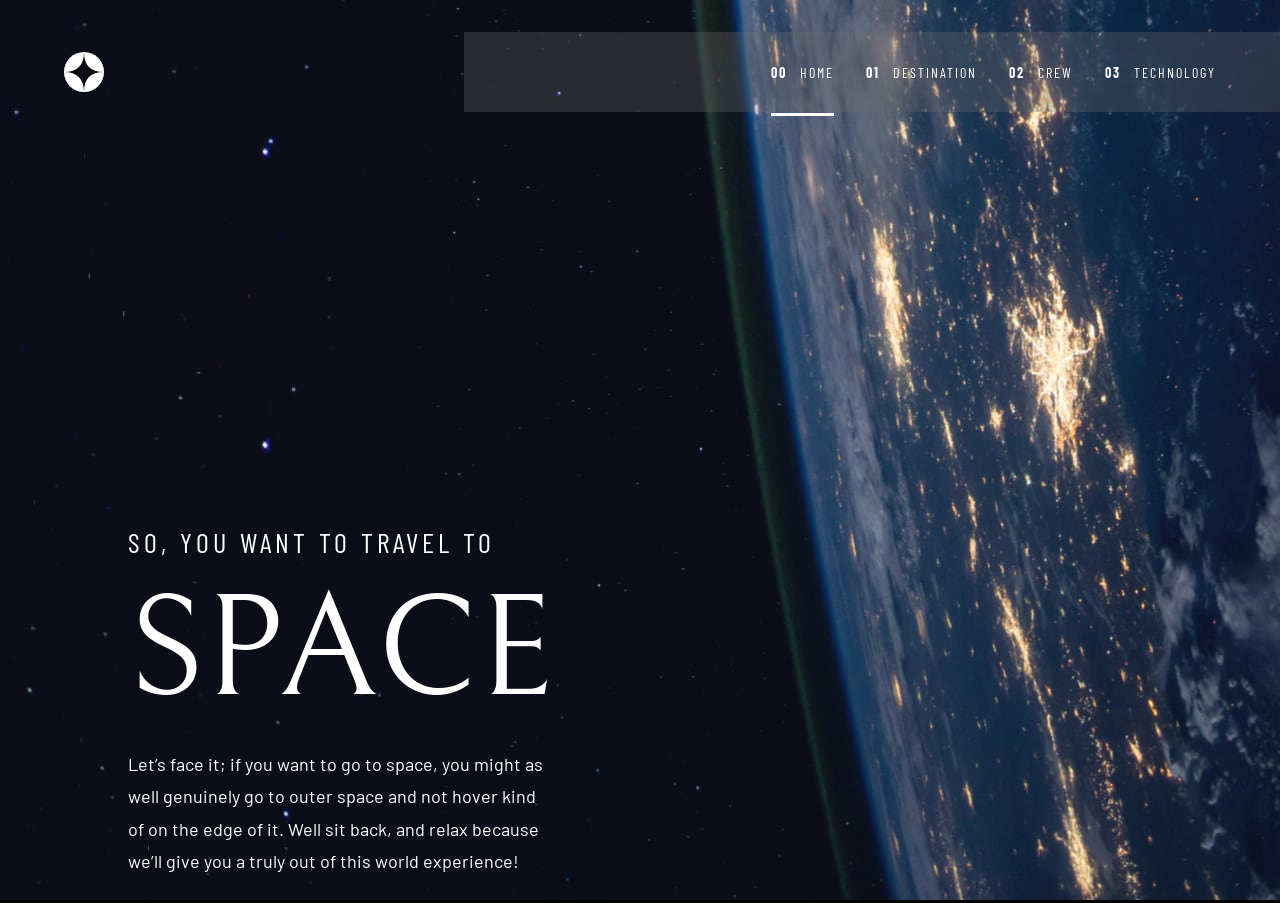
<file: index.html>
<!DOCTYPE html>
<html lang="fr">

<head>
    <meta charset="UTF-8">
    <meta name="viewport" content="width=device-width, initial-scale=1.0">
    <title>Space</title>
    <link rel="stylesheet" href="Assets/css/reset.css">
    <link rel="stylesheet" href="Assets/css/style.css">
    <link rel="preconnect" href="https://fonts.googleapis.com">
    <link rel="preconnect" href="https://fonts.gstatic.com" crossorigin>
    <link
        href="https://fonts.googleapis.com/css2?family=Barlow+Condensed:ital,wght@0,100;0,200;0,300;0,400;0,500;0,600;0,700;0,800;0,900;1,100;1,200;1,300;1,400;1,500;1,600;1,700;1,800;1,900&family=Barlow:ital,wght@0,100;0,200;0,300;0,400;0,500;0,600;0,700;0,800;0,900;1,100;1,200;1,300;1,400;1,500;1,600;1,700;1,800;1,900&family=Bellefair&display=swap"
        rel="stylesheet">
</head>

<body class="home">

    <header>
        <nav class="main-nav">
            <a href="index.html" class="logo">
                <img src="Assets/space-tourism/space-tourism-website-main/starter-code/assets/shared/logo.svg"
                    alt="Logo Space Tourism">
            </a>

            <input type="checkbox" id="menu-toggle" class="menu-toggle">

            <label for="menu-toggle" class="burger-btn">
                <img src="Assets/space-tourism/space-tourism-website-main/starter-code/assets/shared/icon-hamburger.svg"
                    alt="Ouvrir le menu">
            </label>

            <div class="mobile-menu">
                <label for="menu-toggle" class="close-btn">
                    <img src="Assets/space-tourism/space-tourism-website-main/starter-code/assets/shared/icon-close.svg"
                        alt="Fermer le menu">
                </label>

                <ul class="mobile-nav-menu">
                    <li><a href="index.html" class="active"><span>00 </span>Home</a></li>
                    <li><a href="destination-moon.html"><span>01 </span>Destination</a></li>
                    <li><a href="crew-douglas.html"><span>02 </span>Crew</a></li>
                    <li><a href="technology-launch.html"><span>03 </span>Technology</a></li>
                </ul>
            </div>

            <ul class="nav-menu">
                <li><a href="index.html" class="active"><span>00 </span>Home</a></li>
                <li><a href="destination-moon.html"><span>01 </span>Destination</a></li>
                <li><a href="crew-douglas.html"><span>02 </span>Crew</a></li>
                <li><a href="technology-launch.html"><span>03 </span>Technology</a></li>
            </ul>
        </nav>
    </header>

    <main class="home-main">
        <section class="home-intro">
            <div class="home-text">
                <p>So, you want to travel to</p>
                <h1>Space</h1>
                <p>Let’s face it; if you want to go to space, you might as well genuinely go to outer space and not
                    hover kind of on the edge of it. Well sit back, and relax because we’ll give you a truly out of this
                    world experience!
                </p>
            </div>

            <a href="destination-moon.html" class="explore-btn">Explore</a>
        </section>
    </main>


</body>

</html>
</file>
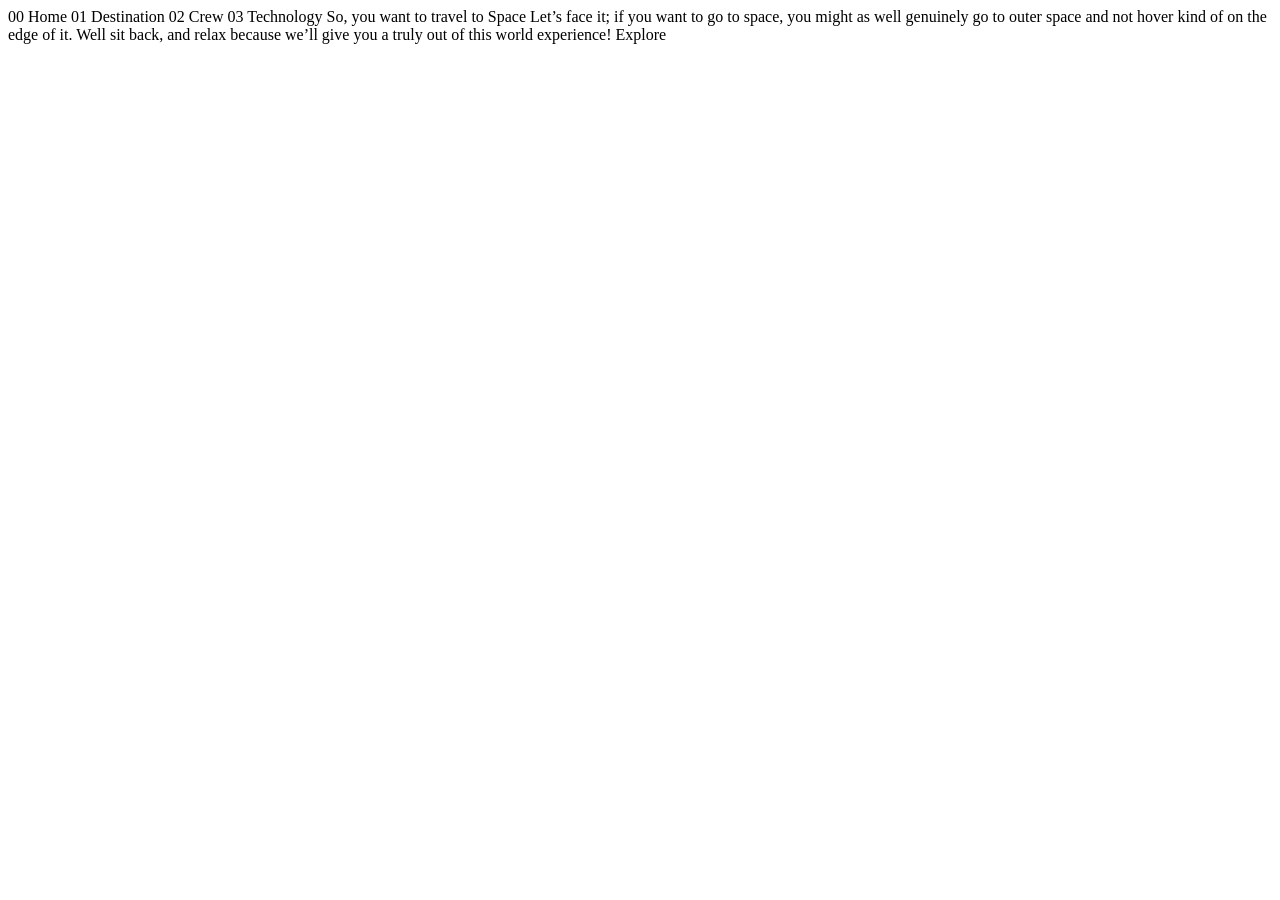
<file: Assets/space-tourism/space-tourism-website-main/starter-code/index.html>
<!DOCTYPE html>
<html lang="en">
<head>
  <meta charset="UTF-8">
  <meta name="viewport" content="width=device-width, initial-scale=1.0">

  <link rel="icon" type="image/png" sizes="32x32" href="./assets/favicon-32x32.png">
  
  <title>Frontend Mentor | Space tourism website</title>
</head>
<body>

  00 Home
  01 Destination
  02 Crew
  03 Technology

  So, you want to travel to
  Space
  Let’s face it; if you want to go to space, you might as well genuinely go to 
  outer space and not hover kind of on the edge of it. Well sit back, and relax 
  because we’ll give you a truly out of this world experience!

  Explore

</body>
</html>
</file>
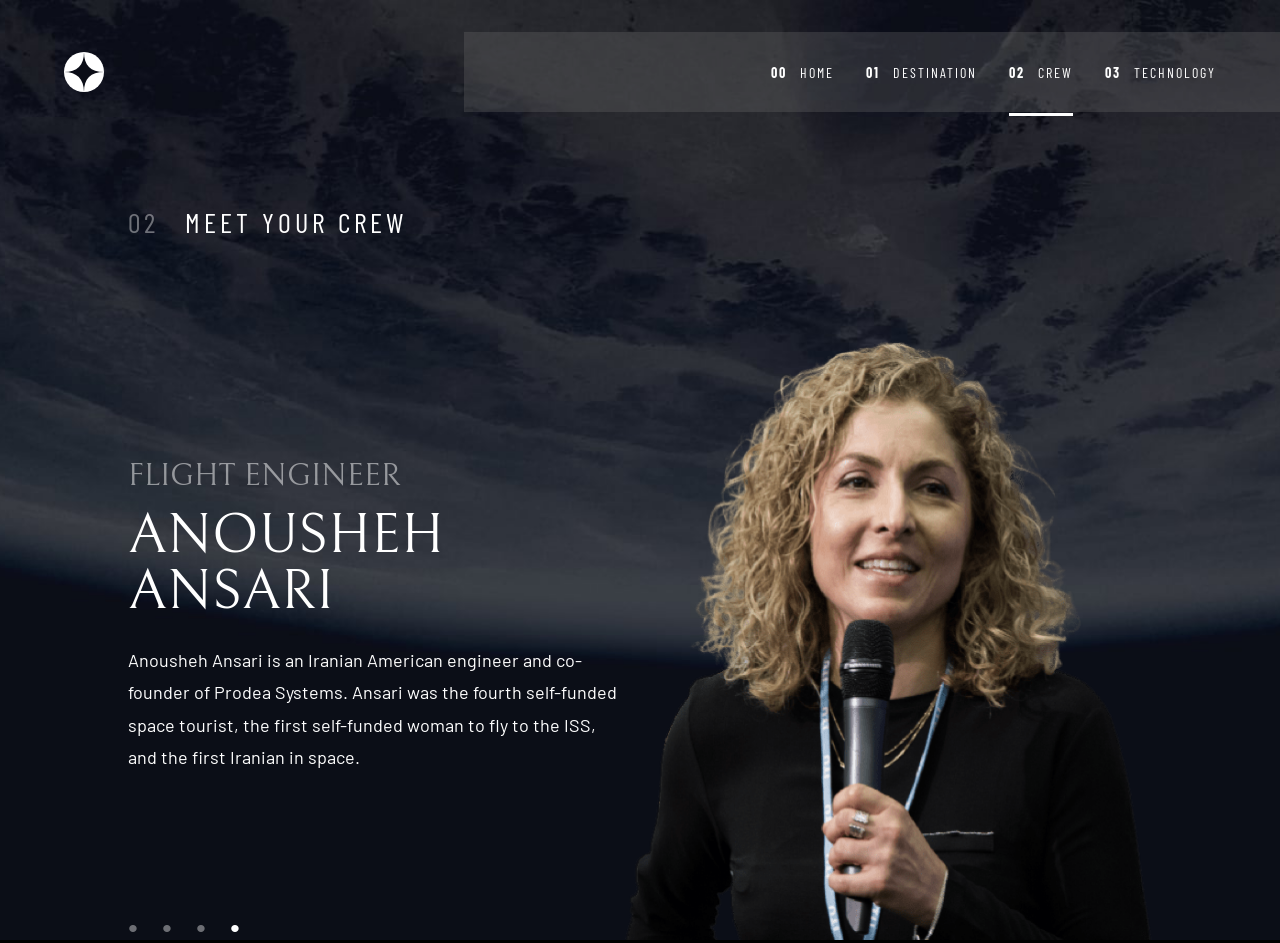
<file: crew-anousheh.html>
<!DOCTYPE html>
<html lang="fr">

<head>
    <meta charset="UTF-8">
    <meta name="viewport" content="width=device-width, initial-scale=1.0">
    <title>Crew Space</title>
    <link rel="stylesheet" href="Assets/css/reset.css">
    <link rel="stylesheet" href="Assets/css/style.css">
    <link rel="preconnect" href="https://fonts.googleapis.com">
    <link rel="preconnect" href="https://fonts.gstatic.com" crossorigin>
    <link
        href="https://fonts.googleapis.com/css2?family=Barlow+Condensed:ital,wght@0,100;0,200;0,300;0,400;0,500;0,600;0,700;0,800;0,900;1,100;1,200;1,300;1,400;1,500;1,600;1,700;1,800;1,900&family=Barlow:ital,wght@0,100;0,200;0,300;0,400;0,500;0,600;0,700;0,800;0,900;1,100;1,200;1,300;1,400;1,500;1,600;1,700;1,800;1,900&family=Bellefair&display=swap"
        rel="stylesheet">
</head>

<body class="crew">

    <header>
        <nav class="main-nav">
            <a href="index.html" class="logo">
                <img src="Assets/space-tourism/space-tourism-website-main/starter-code/assets/shared/logo.svg"
                    alt="Logo Space Tourism">
            </a>

            <input type="checkbox" id="menu-toggle" class="menu-toggle">

            <label for="menu-toggle" class="burger-btn">
                <img src="Assets/space-tourism/space-tourism-website-main/starter-code/assets/shared/icon-hamburger.svg"
                    alt="Ouvrir le menu">
            </label>

            <div class="mobile-menu">
                <label for="menu-toggle" class="close-btn">
                    <img src="Assets/space-tourism/space-tourism-website-main/starter-code/assets/shared/icon-close.svg"
                        alt="Fermer le menu">
                </label>

                <ul class="mobile-nav-menu">
                    <li><a href="index.html" class="active"><span>00 </span>Home</a></li>
                    <li><a href="destination-moon.html"><span>01 </span>Destination</a></li>
                    <li><a href="crew-douglas.html"><span>02 </span>Crew</a></li>
                    <li><a href="technology-launch.html"><span>03 </span>Technology</a></li>
                </ul>
            </div>

            <ul class="nav-menu">
                <li><a href="index.html"><span>00 </span>Home</a></li>
                <li><a href="destination-moon.html"><span>01 </span>Destination</a></li>
                <li><a href="crew-douglas.html" class="active"><span>02 </span>Crew</a></li>
                <li><a href="technology-launch.html"><span>03 </span>Technology</a></li>
            </ul>
        </nav>
    </header>

    <main class="crew-main">
        <section class="crew-section">
            <h1><span>02</span> Meet your crew</h1>

            <div class="crew-content">
                <div class="crew-text">

                    <p class="crew-role">Flight Engineer</p>
                    <h2>Anousheh Ansari</h2>
                    <p class="crew-description">
                        Anousheh Ansari is an Iranian American engineer and co-founder of Prodea Systems.
                        Ansari was the fourth self-funded space tourist, the first self-funded woman to
                        fly to the ISS, and the first Iranian in space.
                    </p>
                    <nav class="crew-nav">
                        <a href="crew-douglas.html">•</a>
                        <a href="crew-mark.html">•</a>
                        <a href="crew-victor.html">•</a>
                        <a href="crew-anousheh.html" class="active-crew">•</a>
                    </nav>
                </div>

                <div class="crew-image">
                    <img src="Assets/space-tourism/space-tourism-website-main/starter-code/assets/crew/image-anousheh-ansari.png"
                        alt="Anousheh Ansari">
                </div>
            </div>
        </section>
    </main>

</body>

</html>
</file>
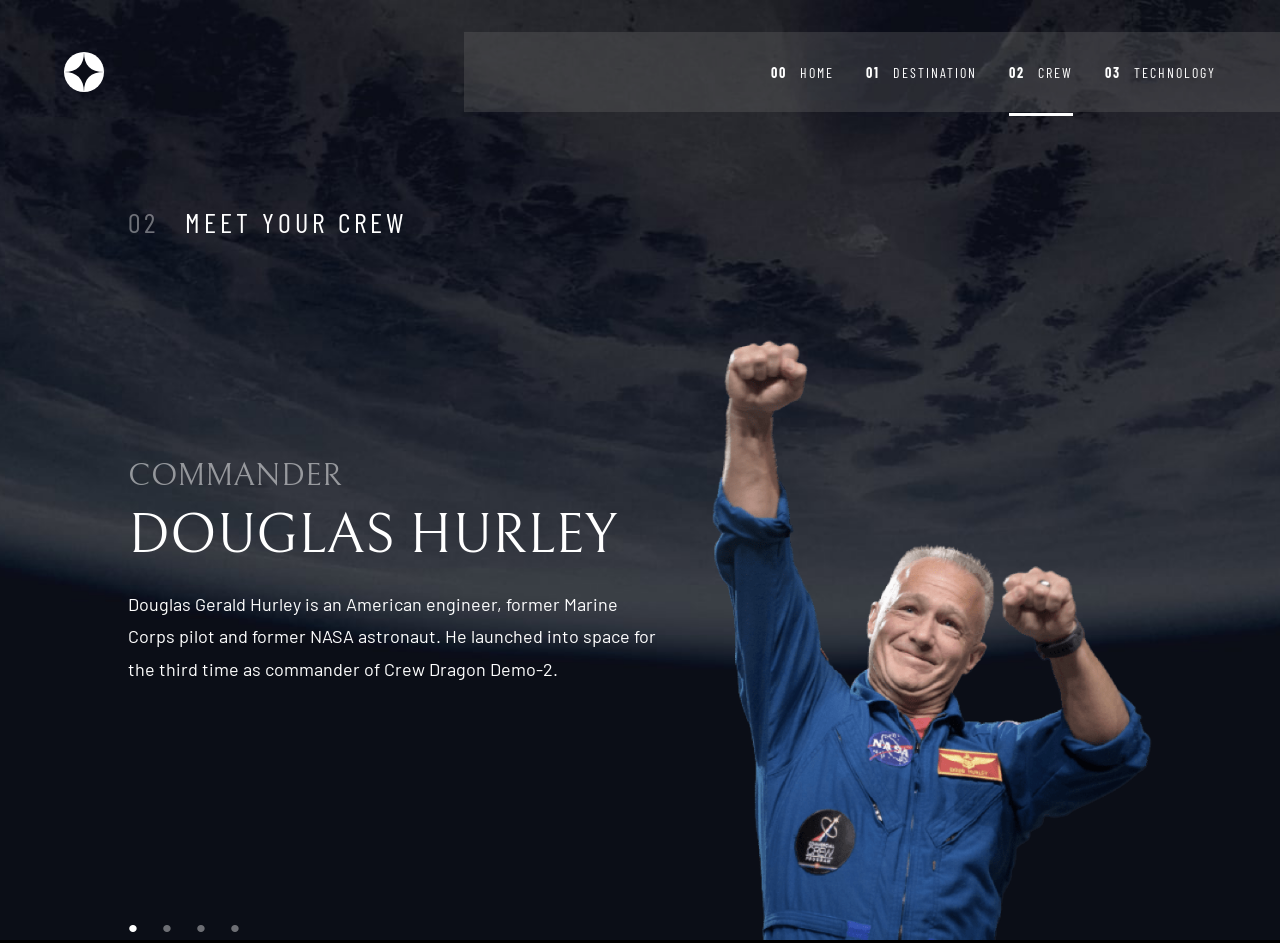
<file: crew-douglas.html>
<!DOCTYPE html>
<html lang="fr">

<head>
    <meta charset="UTF-8">
    <meta name="viewport" content="width=device-width, initial-scale=1.0">
    <title>Crew Space</title>
    <link rel="stylesheet" href="Assets/css/reset.css">
    <link rel="stylesheet" href="Assets/css/style.css">
    <link rel="preconnect" href="https://fonts.googleapis.com">
    <link rel="preconnect" href="https://fonts.gstatic.com" crossorigin>
    <link
        href="https://fonts.googleapis.com/css2?family=Barlow+Condensed:ital,wght@0,100;0,200;0,300;0,400;0,500;0,600;0,700;0,800;0,900;1,100;1,200;1,300;1,400;1,500;1,600;1,700;1,800;1,900&family=Barlow:ital,wght@0,100;0,200;0,300;0,400;0,500;0,600;0,700;0,800;0,900;1,100;1,200;1,300;1,400;1,500;1,600;1,700;1,800;1,900&family=Bellefair&display=swap"
        rel="stylesheet">
</head>

<body class="crew">

    <header>
        <nav class="main-nav">
            <a href="index.html" class="logo">
                <img src="Assets/space-tourism/space-tourism-website-main/starter-code/assets/shared/logo.svg"
                    alt="Logo Space Tourism">
            </a>

            <input type="checkbox" id="menu-toggle" class="menu-toggle">

            <label for="menu-toggle" class="burger-btn">
                <img src="Assets/space-tourism/space-tourism-website-main/starter-code/assets/shared/icon-hamburger.svg"
                    alt="Ouvrir le menu">
            </label>

            <div class="mobile-menu">
                <label for="menu-toggle" class="close-btn">
                    <img src="Assets/space-tourism/space-tourism-website-main/starter-code/assets/shared/icon-close.svg"
                        alt="Fermer le menu">
                </label>

                <ul class="mobile-nav-menu">
                    <li><a href="index.html"><span>00 </span>Home</a></li>
                    <li><a href="destination-moon.html"><span>01 </span>Destination</a></li>
                    <li><a href="crew-douglas.html" class="active"><span>02 </span>Crew</a></li>
                    <li><a href="technology-launch.html"><span>03 </span>Technology</a></li>
                </ul>
            </div>

            <ul class="nav-menu">
                <li><a href="index.html"><span>00 </span>Home</a></li>
                <li><a href="destination-moon.html"><span>01 </span>Destination</a></li>
                <li><a href="crew-douglas.html" class="active"><span>02 </span>Crew</a></li>
                <li><a href="technology-launch.html"><span>03 </span>Technology</a></li>
            </ul>
        </nav>
    </header>

    <main class="crew-main">
        <section class="crew-section">
            <h1><span>02</span> Meet your crew</h1>

            <div class="crew-content">
                <div class="crew-text">

                    <p class="crew-role">Commander</p>
                    <h2>Douglas Hurley</h2>
                    <p class="crew-description">
                        Douglas Gerald Hurley is an American engineer, former Marine Corps pilot and former NASA
                        astronaut.
                        He launched into space for the third time as commander of Crew Dragon Demo-2.
                    </p>
                    <nav class="crew-nav">
                        <a href="crew-douglas.html" class="active-crew">•</a>
                        <a href="crew-mark.html">•</a>
                        <a href="crew-victor.html">•</a>
                        <a href="crew-anousheh.html">•</a>
                    </nav>
                </div>

                <div class="crew-image">
                    <img src="Assets/space-tourism/space-tourism-website-main/starter-code/assets/crew/image-douglas-hurley.png"
                        alt="Douglas Hurley">
                </div>
            </div>
        </section>
    </main>

</body>

</html>
</file>
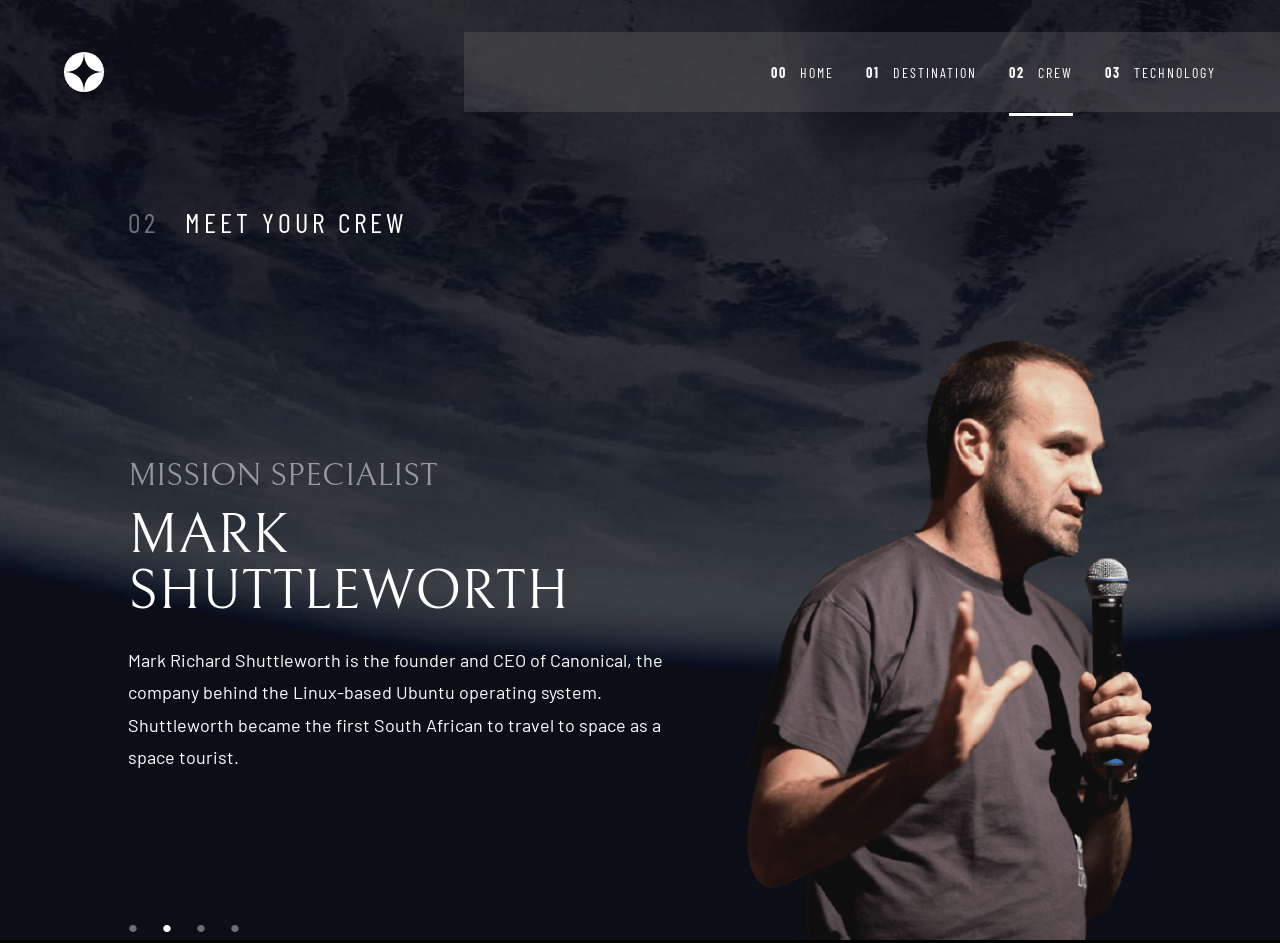
<file: crew-mark.html>
<!DOCTYPE html>
<html lang="fr">

<head>
    <meta charset="UTF-8">
    <meta name="viewport" content="width=device-width, initial-scale=1.0">
    <title>Crew Space</title>
    <link rel="stylesheet" href="Assets/css/reset.css">
    <link rel="stylesheet" href="Assets/css/style.css">
    <link rel="preconnect" href="https://fonts.googleapis.com">
    <link rel="preconnect" href="https://fonts.gstatic.com" crossorigin>
    <link
        href="https://fonts.googleapis.com/css2?family=Barlow+Condensed:ital,wght@0,100;0,200;0,300;0,400;0,500;0,600;0,700;0,800;0,900;1,100;1,200;1,300;1,400;1,500;1,600;1,700;1,800;1,900&family=Barlow:ital,wght@0,100;0,200;0,300;0,400;0,500;0,600;0,700;0,800;0,900;1,100;1,200;1,300;1,400;1,500;1,600;1,700;1,800;1,900&family=Bellefair&display=swap"
        rel="stylesheet">
</head>

<body class="crew">

    <header>
        <nav class="main-nav">
            <a href="index.html" class="logo">
                <img src="Assets/space-tourism/space-tourism-website-main/starter-code/assets/shared/logo.svg"
                    alt="Logo Space Tourism">
            </a>

            <input type="checkbox" id="menu-toggle" class="menu-toggle">

            <label for="menu-toggle" class="burger-btn">
                <img src="Assets/space-tourism/space-tourism-website-main/starter-code/assets/shared/icon-hamburger.svg"
                    alt="Ouvrir le menu">
            </label>

            <div class="mobile-menu">
                <label for="menu-toggle" class="close-btn">
                    <img src="Assets/space-tourism/space-tourism-website-main/starter-code/assets/shared/icon-close.svg"
                        alt="Fermer le menu">
                </label>

                <ul class="mobile-nav-menu">
                    <li><a href="index.html"><span>00 </span>Home</a></li>
                    <li><a href="destination-moon.html"><span>01 </span>Destination</a></li>
                    <li><a href="crew-douglas.html" class="active"><span>02 </span>Crew</a></li>
                    <li><a href="technology-launch.html"><span>03 </span>Technology</a></li>
                </ul>
            </div>

            <ul class="nav-menu">
                <li><a href="index.html"><span>00 </span>Home</a></li>
                <li><a href="destination-moon.html"><span>01 </span>Destination</a></li>
                <li><a href="crew-douglas.html" class="active"><span>02 </span>Crew</a></li>
                <li><a href="technology-launch.html"><span>03 </span>Technology</a></li>
            </ul>
        </nav>
    </header>

    <main class="crew-main">
        <section class="crew-section">
            <h1><span>02</span> Meet your crew</h1>

            <div class="crew-content">
                <div class="crew-text">

                    <p class="crew-role">Mission Specialist</p>
                    <h2>Mark Shuttleworth</h2>
                    <p class="crew-description">
                        Mark Richard Shuttleworth is the founder and CEO of Canonical, the company behind
                        the Linux-based Ubuntu operating system. Shuttleworth became the first South
                        African to travel to space as a space tourist.
                    </p>
                    <nav class="crew-nav">
                        <a href="crew-douglas.html">•</a>
                        <a href="crew-mark.html" class="active-crew">•</a>
                        <a href="crew-victor.html">•</a>
                        <a href="crew-anousheh.html">•</a>
                    </nav>
                </div>

                <div class="crew-image">
                    <img src="Assets/space-tourism/space-tourism-website-main/starter-code/assets/crew/image-mark-shuttleworth.png"
                        alt="Mark Shuttleworth">
                </div>
            </div>
        </section>
    </main>

</body>

</html>
</file>
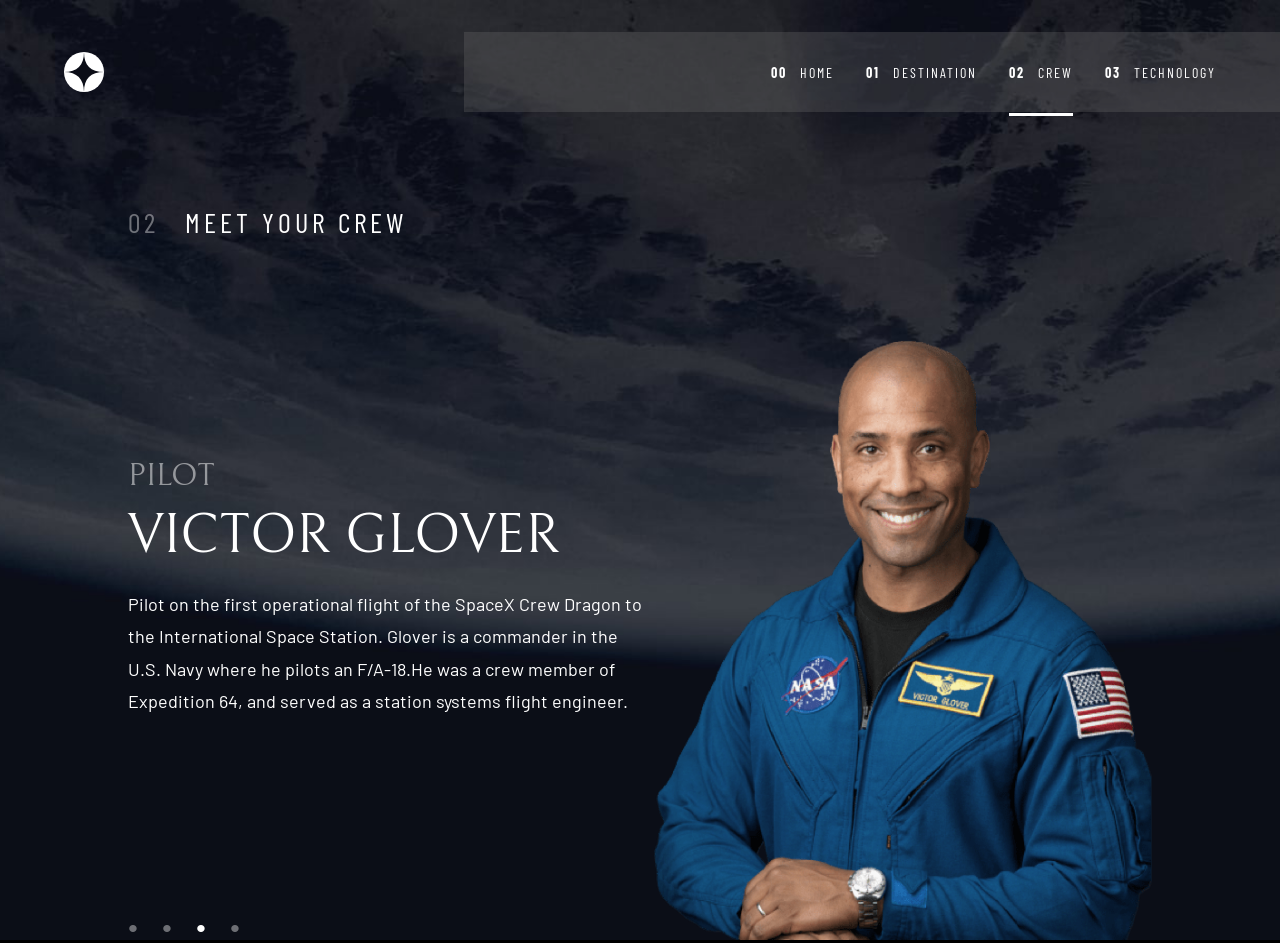
<file: crew-victor.html>
<!DOCTYPE html>
<html lang="fr">

<head>
    <meta charset="UTF-8">
    <meta name="viewport" content="width=device-width, initial-scale=1.0">
    <title>Crew Space</title>
    <link rel="stylesheet" href="Assets/css/reset.css">
    <link rel="stylesheet" href="Assets/css/style.css">
    <link rel="preconnect" href="https://fonts.googleapis.com">
    <link rel="preconnect" href="https://fonts.gstatic.com" crossorigin>
    <link
        href="https://fonts.googleapis.com/css2?family=Barlow+Condensed:ital,wght@0,100;0,200;0,300;0,400;0,500;0,600;0,700;0,800;0,900;1,100;1,200;1,300;1,400;1,500;1,600;1,700;1,800;1,900&family=Barlow:ital,wght@0,100;0,200;0,300;0,400;0,500;0,600;0,700;0,800;0,900;1,100;1,200;1,300;1,400;1,500;1,600;1,700;1,800;1,900&family=Bellefair&display=swap"
        rel="stylesheet">
</head>

<body class="crew">

    <header>
        <nav class="main-nav">
            <a href="index.html" class="logo">
                <img src="Assets/space-tourism/space-tourism-website-main/starter-code/assets/shared/logo.svg"
                    alt="Logo Space Tourism">
            </a>

            <input type="checkbox" id="menu-toggle" class="menu-toggle">

            <label for="menu-toggle" class="burger-btn">
                <img src="Assets/space-tourism/space-tourism-website-main/starter-code/assets/shared/icon-hamburger.svg"
                    alt="Ouvrir le menu">
            </label>

            <div class="mobile-menu">
                <label for="menu-toggle" class="close-btn">
                    <img src="Assets/space-tourism/space-tourism-website-main/starter-code/assets/shared/icon-close.svg"
                        alt="Fermer le menu">
                </label>

                <ul class="mobile-nav-menu">
                    <li><a href="index.html"><span>00 </span>Home</a></li>
                    <li><a href="destination-moon.html"><span>01 </span>Destination</a></li>
                    <li><a href="crew-douglas.html" class="active"><span>02 </span>Crew</a></li>
                    <li><a href="technology-launch.html"><span>03 </span>Technology</a></li>
                </ul>
            </div>

            <ul class="nav-menu">
                <li><a href="index.html"><span>00 </span>Home</a></li>
                <li><a href="destination-moon.html"><span>01 </span>Destination</a></li>
                <li><a href="crew-douglas.html" class="active"><span>02 </span>Crew</a></li>
                <li><a href="technology-launch.html"><span>03 </span>Technology</a></li>
            </ul>
        </nav>
    </header>

    <main class="crew-main">
        <section class="crew-section">
            <h1><span>02</span> Meet your crew</h1>

            <div class="crew-content">
                <div class="crew-text">

                    <p class="crew-role">Pilot</p>
                    <h2>Victor Glover</h2>
                    <p class="crew-description">
                        Pilot on the first operational flight of the SpaceX Crew Dragon to the
                        International Space Station. Glover is a commander in the U.S. Navy where
                        he pilots an F/A-18.He was a crew member of Expedition 64, and served as a
                        station systems flight engineer.
                    </p>
                    <nav class="crew-nav">
                        <a href="crew-douglas.html">•</a>
                        <a href="crew-mark.html">•</a>
                        <a href="crew-victor.html" class="active-crew">•</a>
                        <a href="crew-anousheh.html">•</a>
                    </nav>
                </div>

                <div class="crew-image">
                    <img src="Assets/space-tourism/space-tourism-website-main/starter-code/assets/crew/image-victor-glover.png"
                        alt="Victor Glover">
                </div>
            </div>
        </section>
    </main>

</body>

</html>
</file>
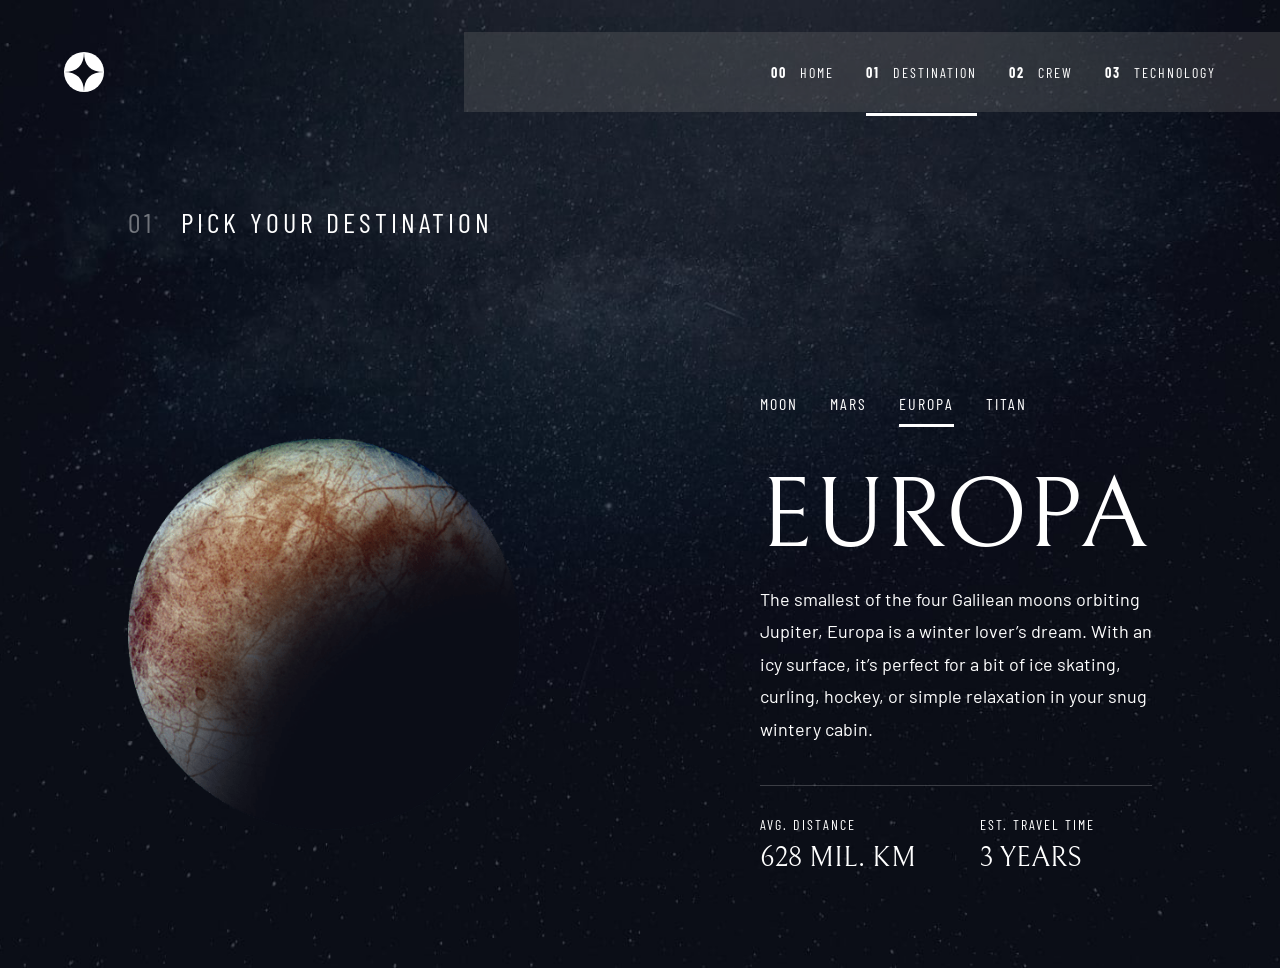
<file: destination-europa.html>
<!DOCTYPE html>
<html lang="fr">

<head>
    <meta charset="UTF-8">
    <meta name="viewport" content="width=device-width, initial-scale=1.0">
    <title>Space</title>
    <link rel="stylesheet" href="Assets/css/reset.css">
    <link rel="stylesheet" href="Assets/css/style.css">
    <link rel="preconnect" href="https://fonts.googleapis.com">
    <link rel="preconnect" href="https://fonts.gstatic.com" crossorigin>
    <link
        href="https://fonts.googleapis.com/css2?family=Barlow+Condensed:ital,wght@0,100;0,200;0,300;0,400;0,500;0,600;0,700;0,800;0,900;1,100;1,200;1,300;1,400;1,500;1,600;1,700;1,800;1,900&family=Barlow:ital,wght@0,100;0,200;0,300;0,400;0,500;0,600;0,700;0,800;0,900;1,100;1,200;1,300;1,400;1,500;1,600;1,700;1,800;1,900&family=Bellefair&display=swap"
        rel="stylesheet">
</head>

<body class="destination">

    <header>
        <nav class="main-nav">
            <a href="index.html" class="logo">
                <img src="Assets/space-tourism/space-tourism-website-main/starter-code/assets/shared/logo.svg"
                    alt="Logo Space Tourism">
            </a>

            <input type="checkbox" id="menu-toggle" class="menu-toggle">

            <label for="menu-toggle" class="burger-btn">
                <img src="Assets/space-tourism/space-tourism-website-main/starter-code/assets/shared/icon-hamburger.svg"
                    alt="Ouvrir le menu">
            </label>

            <div class="mobile-menu">
                <label for="menu-toggle" class="close-btn">
                    <img src="Assets/space-tourism/space-tourism-website-main/starter-code/assets/shared/icon-close.svg"
                        alt="Fermer le menu">
                </label>

                <ul class="mobile-nav-menu">
                    <li><a href="index.html"><span>00 </span>Home</a></li>
                    <li><a href="destination-moon.html" class="active"><span>01 </span>Destination</a></li>
                    <li><a href="crew-douglas.html"><span>02 </span>Crew</a></li>
                    <li><a href="technology-launch.html"><span>03 </span>Technology</a></li>
                </ul>
            </div>

            <ul class="nav-menu">
                <li><a href="index.html"><span>00 </span>Home</a></li>
                <li><a href="destination-moon.html" class="active"><span>01 </span>Destination</a></li>
                <li><a href="crew-douglas.html"><span>02 </span>Crew</a></li>
                <li><a href="technology-launch.html"><span>03 </span>Technology</a></li>
            </ul>
        </nav>
    </header>

    <main class="destination-main">
        <section class="destination-section">
            <h1><span>01</span> Pick your destination</h1>

            <div class="destination-content">
                <div class="destination-image">
                    <img src="Assets/space-tourism/space-tourism-website-main/starter-code/assets/destination/image-europa.png"
                        alt="La planète Moon">
                </div>

                <div class="destination-text">
                    <nav class="destination-nav">
                        <a href="destination-moon.html">Moon</a>
                        <a href="destination-mars.html">Mars</a>
                        <a href="destination-europa.html" class="active-planet">Europa</a>
                        <a href="destination-titan.html">Titan</a>
                    </nav>

                    <h2>Europa</h2>

                    <p>
                        The smallest of the four Galilean moons orbiting Jupiter, Europa is a
                        winter lover’s dream. With an icy surface, it’s perfect for a bit of
                        ice skating, curling, hockey, or simple relaxation in your snug
                        wintery cabin.
                    </p>

                    <div class="destination-infos">
                        <div>
                            <p>Avg. distance</p>
                            <p>628 mil. km</p>
                        </div>

                        <div>
                            <p>Est. travel time</p>
                            <p>3 years</p>
                        </div>
                    </div>
                </div>
            </div>
        </section>
    </main>
</body>

</html>
</file>
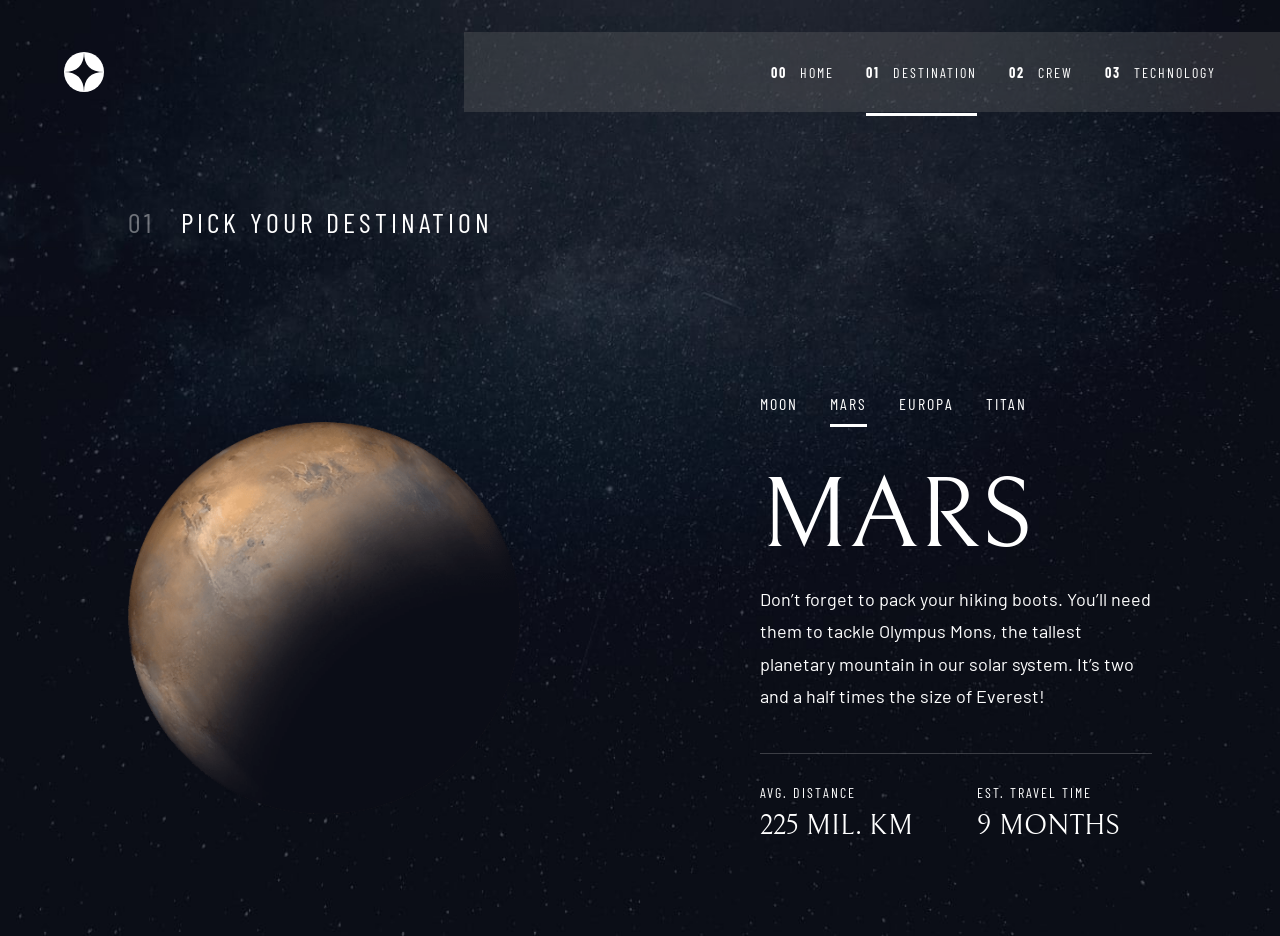
<file: destination-mars.html>
<!DOCTYPE html>
<html lang="fr">

<head>
    <meta charset="UTF-8">
    <meta name="viewport" content="width=device-width, initial-scale=1.0">
    <title>Space</title>
    <link rel="stylesheet" href="Assets/css/reset.css">
    <link rel="stylesheet" href="Assets/css/style.css">
    <link rel="preconnect" href="https://fonts.googleapis.com">
    <link rel="preconnect" href="https://fonts.gstatic.com" crossorigin>
    <link
        href="https://fonts.googleapis.com/css2?family=Barlow+Condensed:ital,wght@0,100;0,200;0,300;0,400;0,500;0,600;0,700;0,800;0,900;1,100;1,200;1,300;1,400;1,500;1,600;1,700;1,800;1,900&family=Barlow:ital,wght@0,100;0,200;0,300;0,400;0,500;0,600;0,700;0,800;0,900;1,100;1,200;1,300;1,400;1,500;1,600;1,700;1,800;1,900&family=Bellefair&display=swap"
        rel="stylesheet">
</head>

<body class="destination">

    <header>
        <nav class="main-nav">
            <a href="index.html" class="logo">
                <img src="Assets/space-tourism/space-tourism-website-main/starter-code/assets/shared/logo.svg"
                    alt="Logo Space Tourism">
            </a>

            <input type="checkbox" id="menu-toggle" class="menu-toggle">

            <label for="menu-toggle" class="burger-btn">
                <img src="Assets/space-tourism/space-tourism-website-main/starter-code/assets/shared/icon-hamburger.svg"
                    alt="Ouvrir le menu">
            </label>

            <div class="mobile-menu">
                <label for="menu-toggle" class="close-btn">
                    <img src="Assets/space-tourism/space-tourism-website-main/starter-code/assets/shared/icon-close.svg"
                        alt="Fermer le menu">
                </label>

                <ul class="mobile-nav-menu">
                    <li><a href="index.html"><span>00 </span>Home</a></li>
                    <li><a href="destination-moon.html" class="active"><span>01 </span>Destination</a></li>
                    <li><a href="crew-douglas.html"><span>02 </span>Crew</a></li>
                    <li><a href="technology-launch.html"><span>03 </span>Technology</a></li>
                </ul>
            </div>

            <ul class="nav-menu">
                <li><a href="index.html"><span>00 </span>Home</a></li>
                <li><a href="destination-moon.html" class="active"><span>01 </span>Destination</a></li>
                <li><a href="crew-douglas.html"><span>02 </span>Crew</a></li>
                <li><a href="technology-launch.html"><span>03 </span>Technology</a></li>
            </ul>
        </nav>
    </header>

    <main class="destination-main">
        <section class="destination-section">
            <h1><span>01</span> Pick your destination</h1>

            <div class="destination-content">
                <div class="destination-image">
                    <img src="Assets/space-tourism/space-tourism-website-main/starter-code/assets/destination/image-mars.png"
                        alt="La planète Moon">
                </div>

                <div class="destination-text">
                    <nav class="destination-nav">
                        <a href="destination-moon.html">Moon</a>
                        <a href="destination-mars.html" class="active-planet">Mars</a>
                        <a href="destination-europa.html">Europa</a>
                        <a href="destination-titan.html">Titan</a>
                    </nav>

                    <h2>Mars</h2>

                    <p>
                        Don’t forget to pack your hiking boots. You’ll need them to tackle Olympus Mons,
                        the tallest planetary mountain in our solar system. It’s two and a half times
                        the size of Everest!
                    </p>

                    <div class="destination-infos">
                        <div>
                            <p>Avg. distance</p>
                            <p>225 mil. km</p>
                        </div>

                        <div>
                            <p>Est. travel time</p>
                            <p>9 months</p>
                        </div>
                    </div>
                </div>
            </div>
        </section>
    </main>
</body>

</html>
</file>
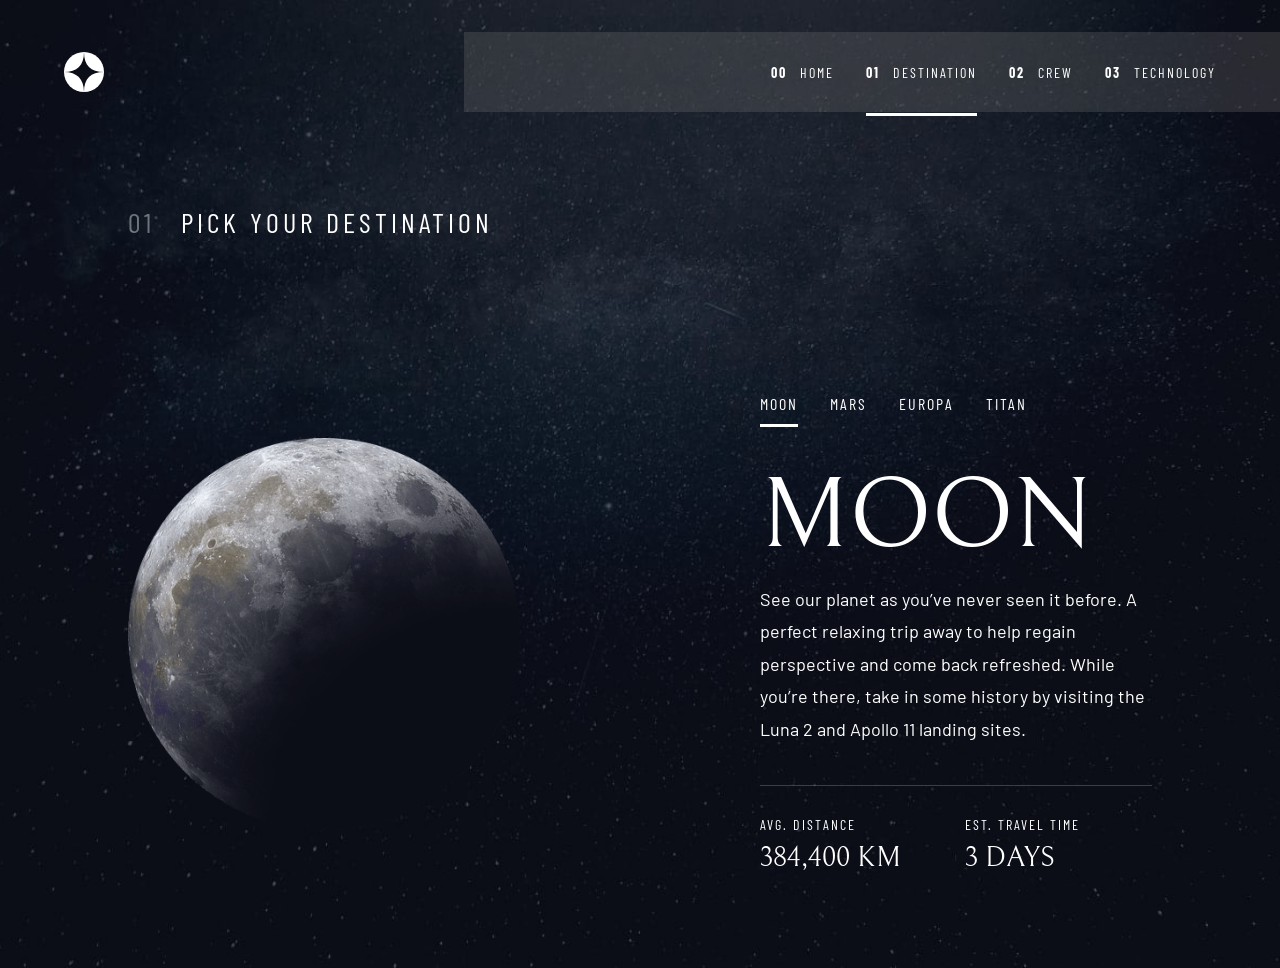
<file: destination-moon.html>
<!DOCTYPE html>
<html lang="fr">

<head>
    <meta charset="UTF-8">
    <meta name="viewport" content="width=device-width, initial-scale=1.0">
    <title>Space</title>
    <link rel="stylesheet" href="Assets/css/reset.css">
    <link rel="stylesheet" href="Assets/css/style.css">
    <link rel="preconnect" href="https://fonts.googleapis.com">
    <link rel="preconnect" href="https://fonts.gstatic.com" crossorigin>
    <link
        href="https://fonts.googleapis.com/css2?family=Barlow+Condensed:ital,wght@0,100;0,200;0,300;0,400;0,500;0,600;0,700;0,800;0,900;1,100;1,200;1,300;1,400;1,500;1,600;1,700;1,800;1,900&family=Barlow:ital,wght@0,100;0,200;0,300;0,400;0,500;0,600;0,700;0,800;0,900;1,100;1,200;1,300;1,400;1,500;1,600;1,700;1,800;1,900&family=Bellefair&display=swap"
        rel="stylesheet">
</head>

<body class="destination">

    <header>
        <nav class="main-nav">
            <a href="index.html" class="logo">
                <img src="Assets/space-tourism/space-tourism-website-main/starter-code/assets/shared/logo.svg"
                    alt="Logo Space Tourism">
            </a>

            <input type="checkbox" id="menu-toggle" class="menu-toggle">

            <label for="menu-toggle" class="burger-btn">
                <img src="Assets/space-tourism/space-tourism-website-main/starter-code/assets/shared/icon-hamburger.svg"
                    alt="Ouvrir le menu">
            </label>

            <div class="mobile-menu">
                <label for="menu-toggle" class="close-btn">
                    <img src="Assets/space-tourism/space-tourism-website-main/starter-code/assets/shared/icon-close.svg"
                        alt="Fermer le menu">
                </label>

                <ul class="mobile-nav-menu">
                    <li><a href="index.html"><span>00 </span>Home</a></li>
                    <li><a href="destination-moon.html" class="active"><span>01 </span>Destination</a></li>
                    <li><a href="crew-douglas.html"><span>02 </span>Crew</a></li>
                    <li><a href="technology-launch.html"><span>03 </span>Technology</a></li>
                </ul>
            </div>

            <ul class="nav-menu">
                <li><a href="index.html"><span>00 </span>Home</a></li>
                <li><a href="destination-moon.html" class="active"><span>01 </span>Destination</a></li>
                <li><a href="crew-douglas.html"><span>02 </span>Crew</a></li>
                <li><a href="technology-launch.html"><span>03 </span>Technology</a></li>
            </ul>
        </nav>
    </header>

    <main class="destination-main">
        <section class="destination-section">
            <h1><span>01</span> Pick your destination</h1>

            <div class="destination-content">
                <div class="destination-image">
                    <img src="Assets/space-tourism/space-tourism-website-main/starter-code/assets/destination/image-moon.png"
                        alt="La planète Moon">
                </div>

                <div class="destination-text">
                    <nav class="destination-nav">
                        <a href="destination-moon.html" class="active-planet">Moon</a>
                        <a href="destination-mars.html">Mars</a>
                        <a href="destination-europa.html">Europa</a>
                        <a href="destination-titan.html">Titan</a>
                    </nav>

                    <h2>Moon</h2>

                    <p>
                        See our planet as you’ve never seen it before. A perfect relaxing trip away to help regain
                        perspective and come back refreshed. While you’re there, take in some history by visiting the
                        Luna 2
                        and Apollo 11 landing sites.
                    </p>

                    <div class="destination-infos">
                        <div>
                            <p>Avg. distance</p>
                            <p>384,400 km</p>
                        </div>

                        <div>
                            <p>Est. travel time</p>
                            <p>3 days</p>
                        </div>
                    </div>
                </div>
            </div>
        </section>
    </main>
</body>

</html>
</file>
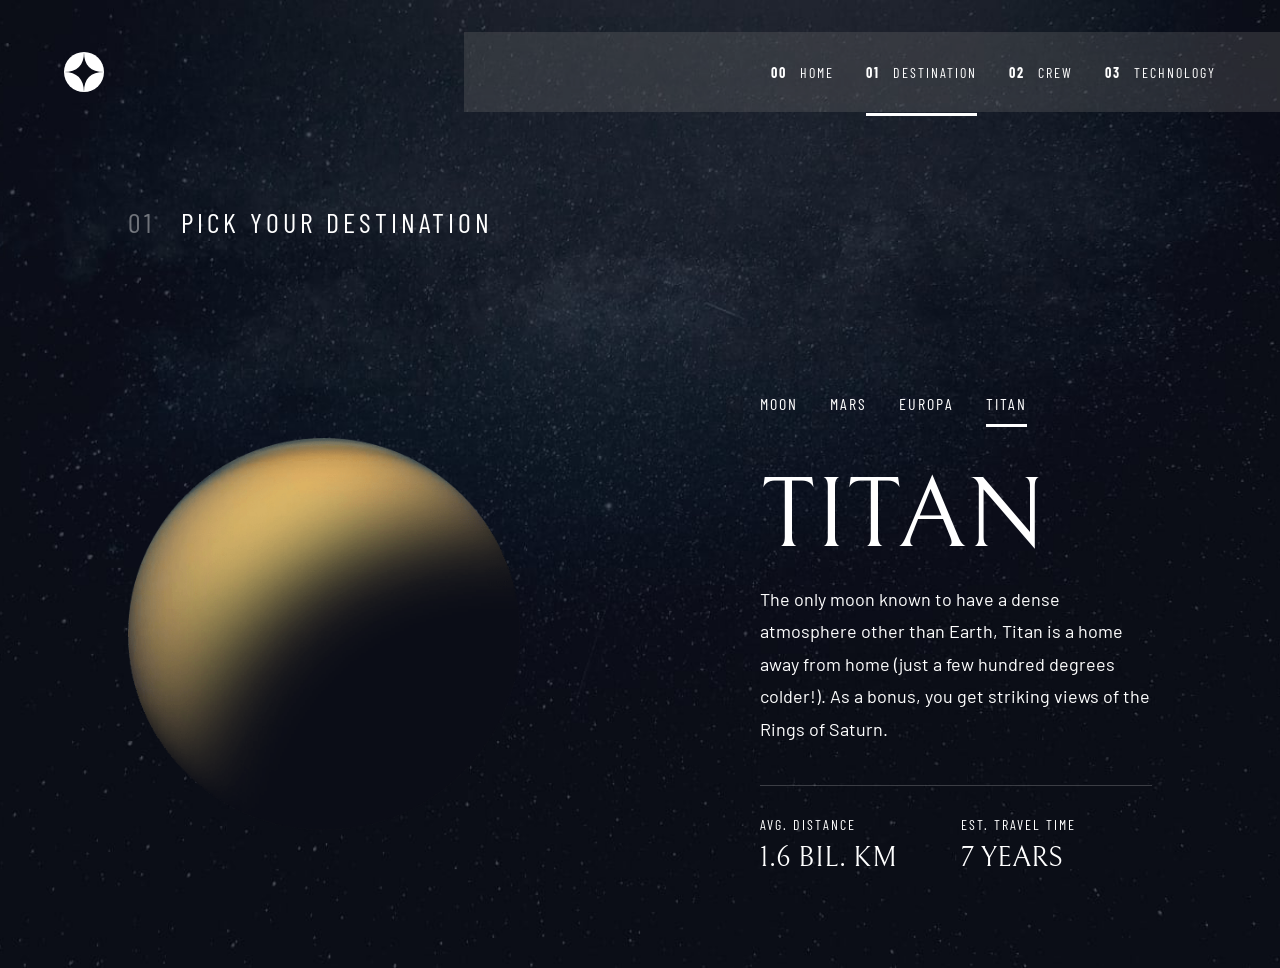
<file: destination-titan.html>
<!DOCTYPE html>
<html lang="fr">

<head>
    <meta charset="UTF-8">
    <meta name="viewport" content="width=device-width, initial-scale=1.0">
    <title>Space</title>
    <link rel="stylesheet" href="Assets/css/reset.css">
    <link rel="stylesheet" href="Assets/css/style.css">
    <link rel="preconnect" href="https://fonts.googleapis.com">
    <link rel="preconnect" href="https://fonts.gstatic.com" crossorigin>
    <link
        href="https://fonts.googleapis.com/css2?family=Barlow+Condensed:ital,wght@0,100;0,200;0,300;0,400;0,500;0,600;0,700;0,800;0,900;1,100;1,200;1,300;1,400;1,500;1,600;1,700;1,800;1,900&family=Barlow:ital,wght@0,100;0,200;0,300;0,400;0,500;0,600;0,700;0,800;0,900;1,100;1,200;1,300;1,400;1,500;1,600;1,700;1,800;1,900&family=Bellefair&display=swap"
        rel="stylesheet">
</head>

<body class="destination">

    <header>
        <nav class="main-nav">
            <a href="index.html" class="logo">
                <img src="Assets/space-tourism/space-tourism-website-main/starter-code/assets/shared/logo.svg"
                    alt="Logo Space Tourism">
            </a>

            <input type="checkbox" id="menu-toggle" class="menu-toggle">

            <label for="menu-toggle" class="burger-btn">
                <img src="Assets/space-tourism/space-tourism-website-main/starter-code/assets/shared/icon-hamburger.svg"
                    alt="Ouvrir le menu">
            </label>

            <div class="mobile-menu">
                <label for="menu-toggle" class="close-btn">
                    <img src="Assets/space-tourism/space-tourism-website-main/starter-code/assets/shared/icon-close.svg"
                        alt="Fermer le menu">
                </label>

                <ul class="mobile-nav-menu">
                    <li><a href="index.html"><span>00 </span>Home</a></li>
                    <li><a href="destination-moon.html" class="active"><span>01 </span>Destination</a></li>
                    <li><a href="crew-douglas.html"><span>02 </span>Crew</a></li>
                    <li><a href="technology-launch.html"><span>03 </span>Technology</a></li>
                </ul>
            </div>

            <ul class="nav-menu">
                <li><a href="index.html"><span>00 </span>Home</a></li>
                <li><a href="destination-moon.html" class="active"><span>01 </span>Destination</a></li>
                <li><a href="crew-douglas.html"><span>02 </span>Crew</a></li>
                <li><a href="technology-launch.html"><span>03 </span>Technology</a></li>
            </ul>
        </nav>
    </header>

    <main class="destination-main">
        <section class="destination-section">
            <h1><span>01</span> Pick your destination</h1>

            <div class="destination-content">
                <div class="destination-image">
                    <img src="Assets/space-tourism/space-tourism-website-main/starter-code/assets/destination/image-titan.png"
                        alt="La planète Moon">
                </div>

                <div class="destination-text">
                    <nav class="destination-nav">
                        <a href="destination-moon.html">Moon</a>
                        <a href="destination-mars.html">Mars</a>
                        <a href="destination-europa.html">Europa</a>
                        <a href="destination-titan.html" class="active-planet">Titan</a>
                    </nav>

                    <h2>Titan</h2>

                    <p>
                        The only moon known to have a dense atmosphere other than Earth, Titan
                        is a home away from home (just a few hundred degrees colder!). As a
                        bonus, you get striking views of the Rings of Saturn.
                    </p>

                    <div class="destination-infos">
                        <div>
                            <p>Avg. distance</p>
                            <p>1.6 bil. km</p>
                        </div>

                        <div>
                            <p>Est. travel time</p>
                            <p>7 years</p>
                        </div>
                    </div>
                </div>
            </div>
        </section>
    </main>
</body>

</html>
</file>
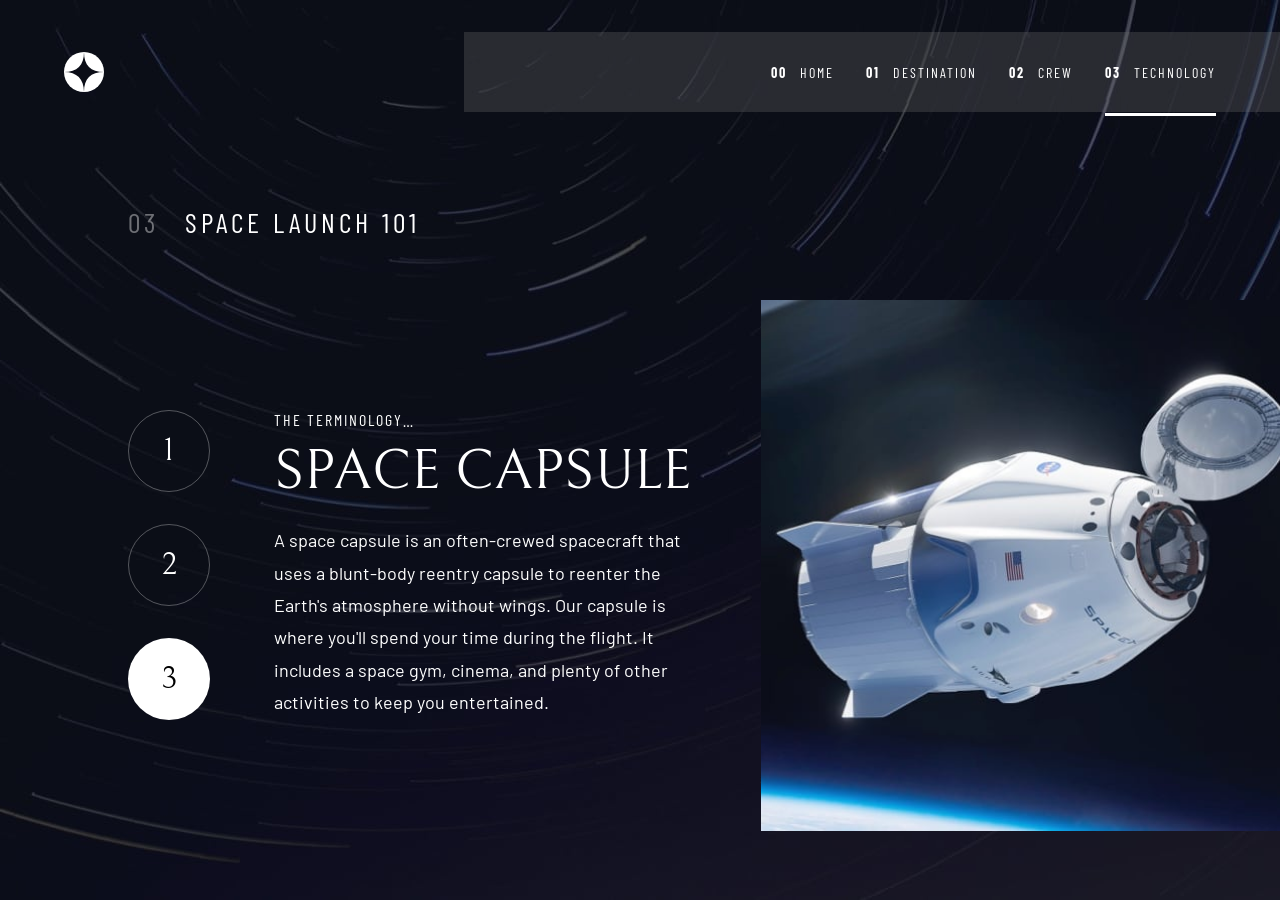
<file: technology-capsule.html>
<!DOCTYPE html>
<html lang="fr">

<head>
    <meta charset="UTF-8">
    <meta name="viewport" content="width=device-width, initial-scale=1.0">
    <title>Technology Space</title>
    <link rel="stylesheet" href="Assets/css/reset.css">
    <link rel="stylesheet" href="Assets/css/style.css">
    <link rel="preconnect" href="https://fonts.googleapis.com">
    <link rel="preconnect" href="https://fonts.gstatic.com" crossorigin>
    <link
        href="https://fonts.googleapis.com/css2?family=Barlow+Condensed:ital,wght@0,100;0,200;0,300;0,400;0,500;0,600;0,700;0,800;0,900;1,100;1,200;1,300;1,400;1,500;1,600;1,700;1,800;1,900&family=Barlow:ital,wght@0,100;0,200;0,300;0,400;0,500;0,600;0,700;0,800;0,900;1,100;1,200;1,300;1,400;1,500;1,600;1,700;1,800;1,900&family=Bellefair&display=swap"
        rel="stylesheet">
</head>

<body class="technology">

    <header>
        <nav class="main-nav">
            <a href="index.html" class="logo">
                <img src="Assets/space-tourism/space-tourism-website-main/starter-code/assets/shared/logo.svg"
                    alt="Logo Space Tourism">
            </a>

            <input type="checkbox" id="menu-toggle" class="menu-toggle">

            <label for="menu-toggle" class="burger-btn">
                <img src="Assets/space-tourism/space-tourism-website-main/starter-code/assets/shared/icon-hamburger.svg"
                    alt="Ouvrir le menu">
            </label>

            <div class="mobile-menu">
                <label for="menu-toggle" class="close-btn">
                    <img src="Assets/space-tourism/space-tourism-website-main/starter-code/assets/shared/icon-close.svg"
                        alt="Fermer le menu">
                </label>

                <ul class="mobile-nav-menu">
                    <li><a href="index.html"><span>00 </span>Home</a></li>
                    <li><a href="destination-moon.html"><span>01 </span>Destination</a></li>
                    <li><a href="crew-douglas.html"><span>02 </span>Crew</a></li>
                    <li><a href="technology-launch.html" class="active"><span>03 </span>Technology</a></li>
                </ul>
            </div>

            <ul class="nav-menu">
                <li><a href="index.html"><span>00 </span>Home</a></li>
                <li><a href="destination-moon.html"><span>01 </span>Destination</a></li>
                <li><a href="crew-douglas.html"><span>02 </span>Crew</a></li>
                <li><a href="technology-launch.html" class="active"><span>03 </span>Technology</a></li>
            </ul>
        </nav>
    </header>

    <main class="technology-main">
        <section class="technology-section">
            <h1><span>03</span> Space launch 101</h1>

            <div class="technology-content">
                <nav class="technology-nav">
                    <a href="technology-launch.html">1</a>
                    <a href="technology-spaceport.html">2</a>
                    <a href="technology-capsule.html" class="active-technology">3</a>
                </nav>

                <div class="technology-text">
                    <p class="technology-subtitle">The terminology…</p>
                    <h2>Space capsule</h2>
                    <p class="technology-description">
                        A space capsule is an often-crewed spacecraft that uses a blunt-body reentry
                        capsule to reenter the Earth's atmosphere without wings. Our capsule is where
                        you'll spend your time during the flight. It includes a space gym, cinema,
                        and plenty of other activities to keep you entertained.
                    </p>
                </div>

                <div class="technology-image">
                    <img src="Assets/space-tourism/space-tourism-website-main/starter-code/assets/technology/image-space-capsule-portrait.jpg"
                        alt="Launch vehicle">
                </div>
            </div>
        </section>
    </main>

</body>

</html>
</file>
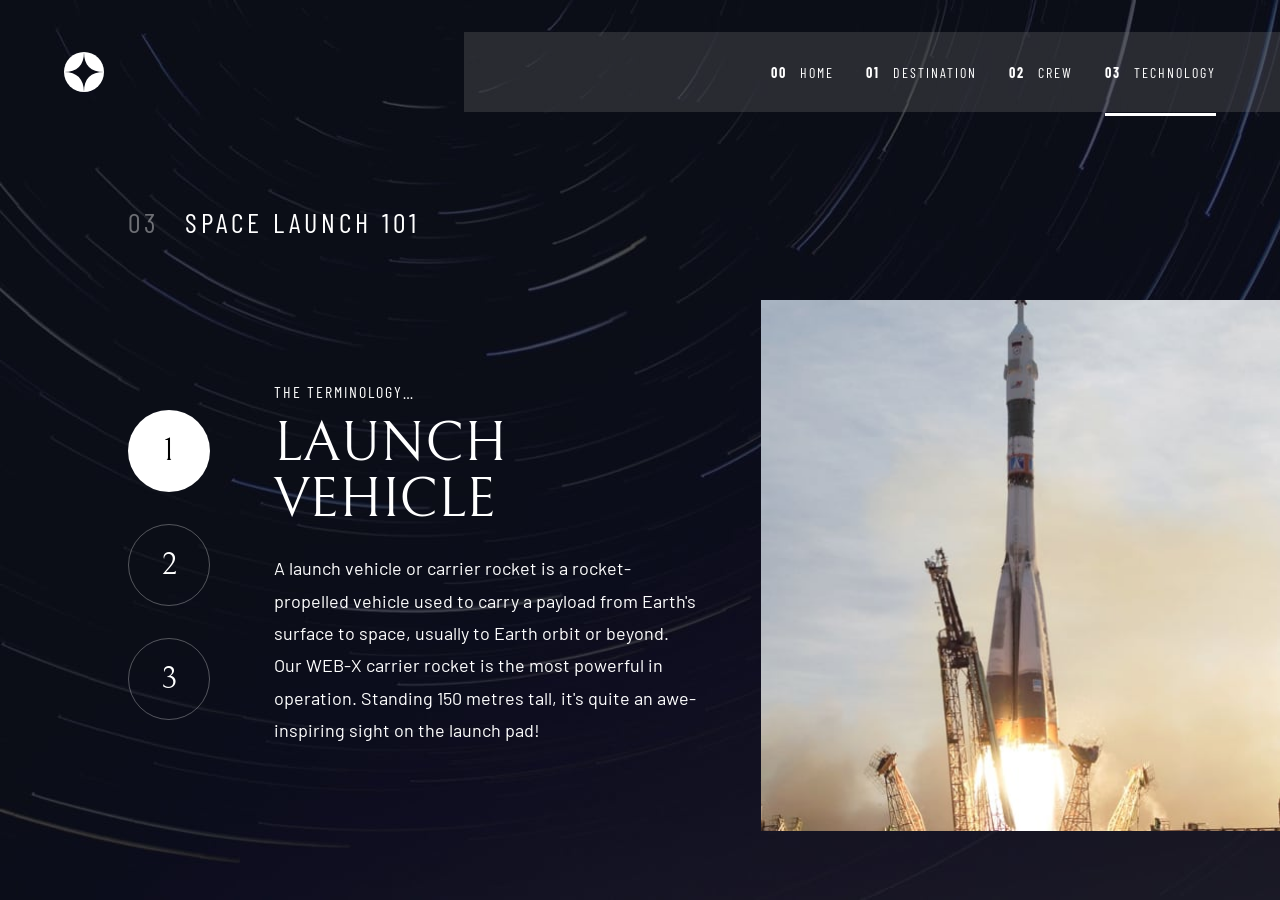
<file: technology-launch.html>
<!DOCTYPE html>
<html lang="fr">

<head>
    <meta charset="UTF-8">
    <meta name="viewport" content="width=device-width, initial-scale=1.0">
    <title>Technology Space</title>
    <link rel="stylesheet" href="Assets/css/reset.css">
    <link rel="stylesheet" href="Assets/css/style.css">
    <link rel="preconnect" href="https://fonts.googleapis.com">
    <link rel="preconnect" href="https://fonts.gstatic.com" crossorigin>
    <link
        href="https://fonts.googleapis.com/css2?family=Barlow+Condensed:ital,wght@0,100;0,200;0,300;0,400;0,500;0,600;0,700;0,800;0,900;1,100;1,200;1,300;1,400;1,500;1,600;1,700;1,800;1,900&family=Barlow:ital,wght@0,100;0,200;0,300;0,400;0,500;0,600;0,700;0,800;0,900;1,100;1,200;1,300;1,400;1,500;1,600;1,700;1,800;1,900&family=Bellefair&display=swap"
        rel="stylesheet">
</head>

<body class="technology">

    <header>
        <nav class="main-nav">
            <a href="index.html" class="logo">
                <img src="Assets/space-tourism/space-tourism-website-main/starter-code/assets/shared/logo.svg"
                    alt="Logo Space Tourism">
            </a>

            <input type="checkbox" id="menu-toggle" class="menu-toggle">

            <label for="menu-toggle" class="burger-btn">
                <img src="Assets/space-tourism/space-tourism-website-main/starter-code/assets/shared/icon-hamburger.svg"
                    alt="Ouvrir le menu">
            </label>

            <div class="mobile-menu">
                <label for="menu-toggle" class="close-btn">
                    <img src="Assets/space-tourism/space-tourism-website-main/starter-code/assets/shared/icon-close.svg"
                        alt="Fermer le menu">
                </label>

                <ul class="mobile-nav-menu">
                    <li><a href="index.html"><span>00 </span>Home</a></li>
                    <li><a href="destination-moon.html"><span>01 </span>Destination</a></li>
                    <li><a href="crew-douglas.html"><span>02 </span>Crew</a></li>
                    <li><a href="technology-launch.html" class="active"><span>03 </span>Technology</a></li>
                </ul>
            </div>

            <ul class="nav-menu">
                <li><a href="index.html"><span>00 </span>Home</a></li>
                <li><a href="destination-moon.html"><span>01 </span>Destination</a></li>
                <li><a href="crew-douglas.html"><span>02 </span>Crew</a></li>
                <li><a href="technology-launch.html" class="active"><span>03 </span>Technology</a></li>
            </ul>
        </nav>
    </header>

    <main class="technology-main">
        <section class="technology-section">
            <h1><span>03</span> Space launch 101</h1>

            <div class="technology-content">
                <nav class="technology-nav">
                    <a href="technology-launch.html" class="active-technology">1</a>
                    <a href="technology-spaceport.html">2</a>
                    <a href="technology-capsule.html">3</a>
                </nav>

                <div class="technology-text">
                    <p class="technology-subtitle">The terminology…</p>
                    <h2>Launch vehicle</h2>
                    <p class="technology-description">
                        A launch vehicle or carrier rocket is a rocket-propelled vehicle used to carry a payload from
                        Earth's surface to space, usually to Earth orbit or beyond. Our WEB-X carrier rocket is the most
                        powerful in operation. Standing 150 metres tall, it's quite an awe-inspiring sight on the launch
                        pad!
                    </p>
                </div>

                <div class="technology-image">
                    <img src="Assets/space-tourism/space-tourism-website-main/starter-code/assets/technology/image-launch-vehicle-portrait.jpg"
                        alt="Launch vehicle">
                </div>
            </div>
        </section>
    </main>

</body>

</html>
</file>
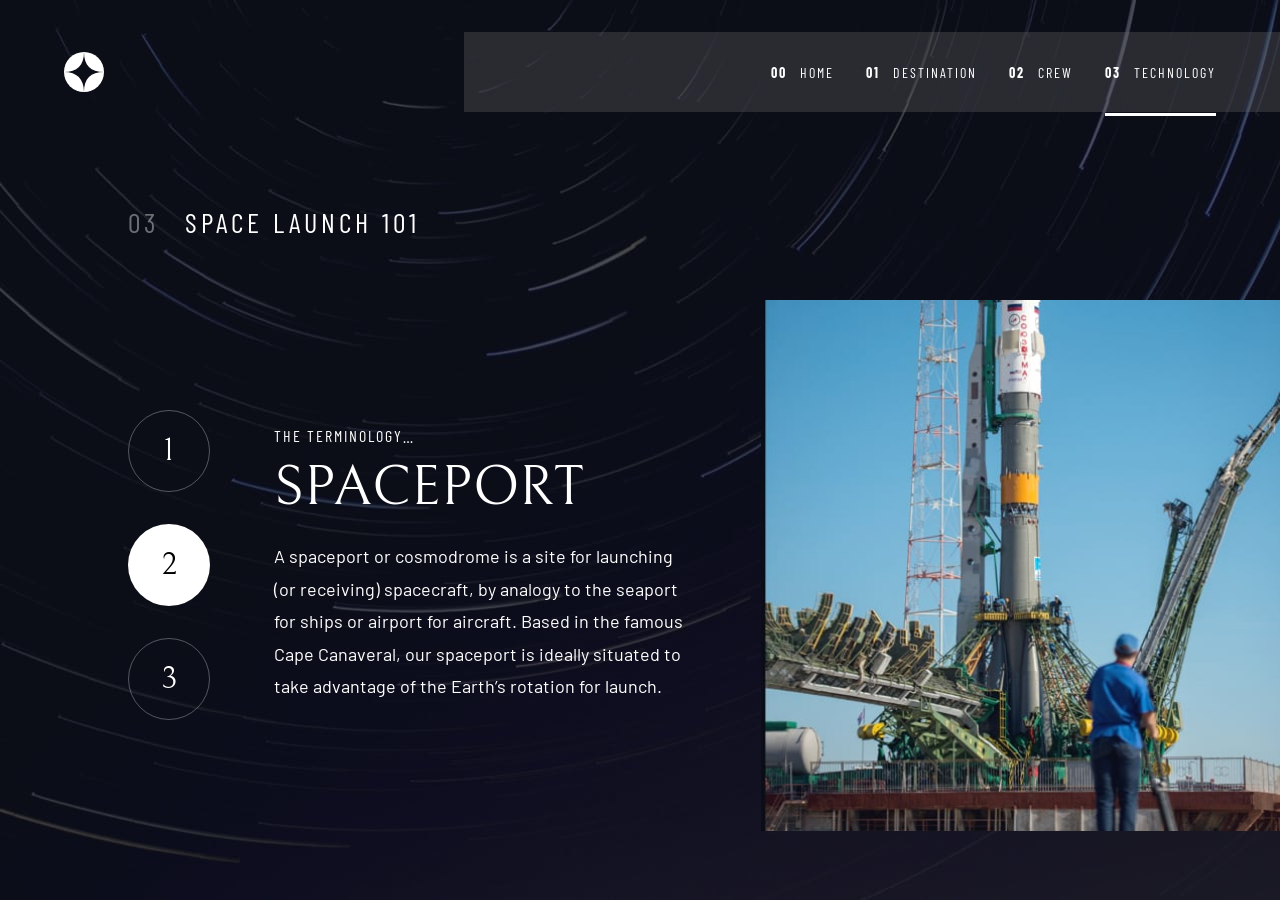
<file: technology-spaceport.html>
<!DOCTYPE html>
<html lang="fr">

<head>
    <meta charset="UTF-8">
    <meta name="viewport" content="width=device-width, initial-scale=1.0">
    <title>Technology Space</title>
    <link rel="stylesheet" href="Assets/css/reset.css">
    <link rel="stylesheet" href="Assets/css/style.css">
    <link rel="preconnect" href="https://fonts.googleapis.com">
    <link rel="preconnect" href="https://fonts.gstatic.com" crossorigin>
    <link
        href="https://fonts.googleapis.com/css2?family=Barlow+Condensed:ital,wght@0,100;0,200;0,300;0,400;0,500;0,600;0,700;0,800;0,900;1,100;1,200;1,300;1,400;1,500;1,600;1,700;1,800;1,900&family=Barlow:ital,wght@0,100;0,200;0,300;0,400;0,500;0,600;0,700;0,800;0,900;1,100;1,200;1,300;1,400;1,500;1,600;1,700;1,800;1,900&family=Bellefair&display=swap"
        rel="stylesheet">
</head>

<body class="technology">

    <header>
        <nav class="main-nav">
            <a href="index.html" class="logo">
                <img src="Assets/space-tourism/space-tourism-website-main/starter-code/assets/shared/logo.svg"
                    alt="Logo Space Tourism">
            </a>

            <input type="checkbox" id="menu-toggle" class="menu-toggle">

            <label for="menu-toggle" class="burger-btn">
                <img src="Assets/space-tourism/space-tourism-website-main/starter-code/assets/shared/icon-hamburger.svg"
                    alt="Ouvrir le menu">
            </label>

            <div class="mobile-menu">
                <label for="menu-toggle" class="close-btn">
                    <img src="Assets/space-tourism/space-tourism-website-main/starter-code/assets/shared/icon-close.svg"
                        alt="Fermer le menu">
                </label>

                <ul class="mobile-nav-menu">
                    <li><a href="index.html"><span>00 </span>Home</a></li>
                    <li><a href="destination-moon.html"><span>01 </span>Destination</a></li>
                    <li><a href="crew-douglas.html"><span>02 </span>Crew</a></li>
                    <li><a href="technology-launch.html" class="active"><span>03 </span>Technology</a></li>
                </ul>
            </div>

            <ul class="nav-menu">
                <li><a href="index.html"><span>00 </span>Home</a></li>
                <li><a href="destination-moon.html"><span>01 </span>Destination</a></li>
                <li><a href="crew-douglas.html"><span>02 </span>Crew</a></li>
                <li><a href="technology-launch.html" class="active"><span>03 </span>Technology</a></li>
            </ul>
        </nav>
    </header>

    <main class="technology-main">
        <section class="technology-section">
            <h1><span>03</span> Space launch 101</h1>

            <div class="technology-content">
                <nav class="technology-nav">
                    <a href="technology-launch.html">1</a>
                    <a href="technology-spaceport.html" class="active-technology">2</a>
                    <a href="technology-capsule.html">3</a>
                </nav>

                <div class="technology-text">
                    <p class="technology-subtitle">The terminology…</p>
                    <h2>Spaceport</h2>
                    <p class="technology-description">
                        A spaceport or cosmodrome is a site for launching (or receiving) spacecraft,
                        by analogy to the seaport for ships or airport for aircraft. Based in the
                        famous Cape Canaveral, our spaceport is ideally situated to take advantage
                        of the Earth’s rotation for launch.
                    </p>
                </div>

                <div class="technology-image">
                    <img src="Assets/space-tourism/space-tourism-website-main/starter-code/assets/technology/image-spaceport-portrait.jpg"
                        alt="Launch vehicle">
                </div>
            </div>
        </section>
    </main>

</body>

</html>
</file>
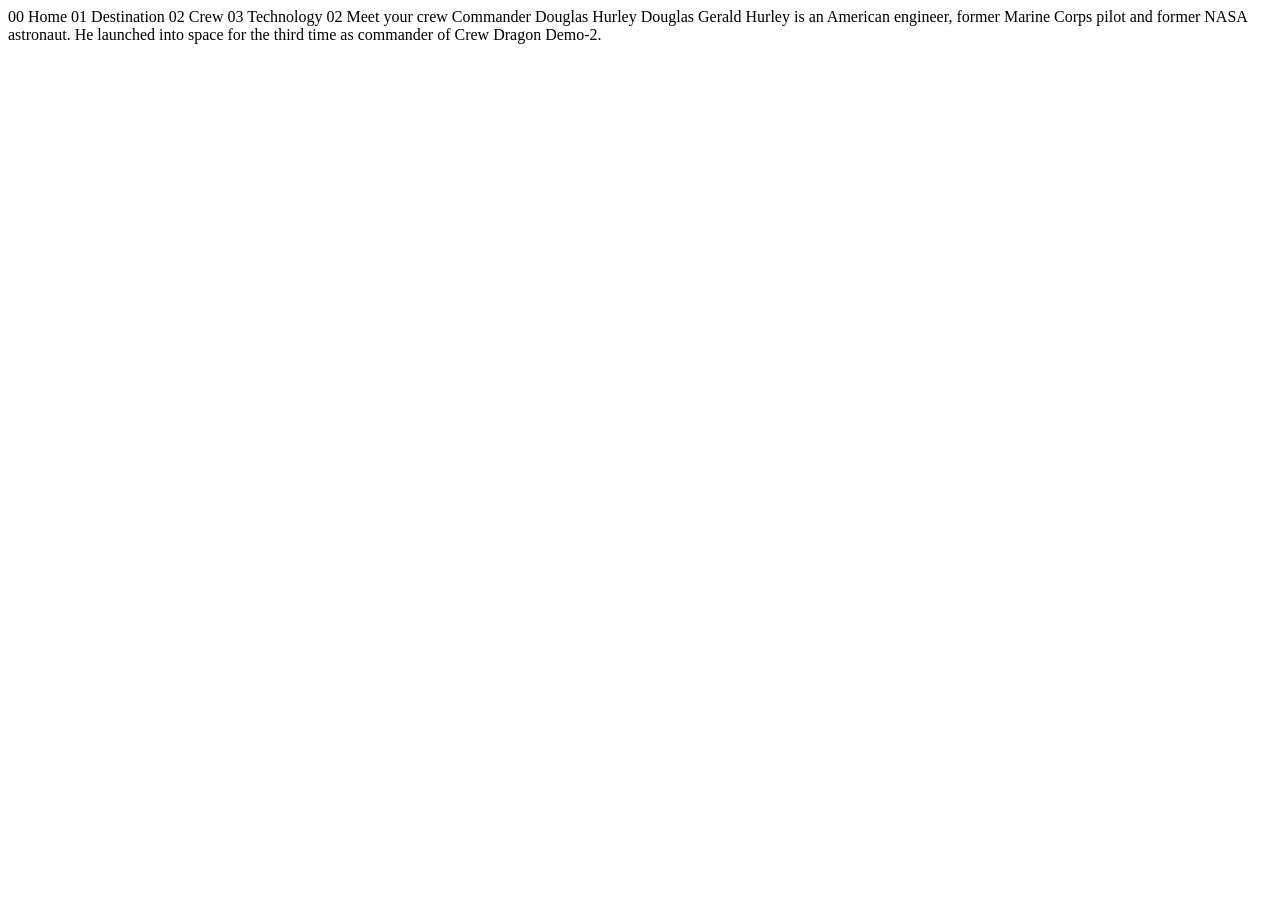
<file: Assets/space-tourism/space-tourism-website-main/starter-code/crew-commander.html>
<!DOCTYPE html>
<html lang="en">
<head>
  <meta charset="UTF-8">
  <meta name="viewport" content="width=device-width, initial-scale=1.0">

  <link rel="icon" type="image/png" sizes="32x32" href="./assets/favicon-32x32.png">
  
  <title>Frontend Mentor | Space tourism website</title>
</head>
<body>

  00 Home
  01 Destination
  02 Crew
  03 Technology

  02 Meet your crew

  Commander
  Douglas Hurley

  Douglas Gerald Hurley is an American engineer, former Marine Corps pilot 
  and former NASA astronaut. He launched into space for the third time as 
  commander of Crew Dragon Demo-2.
</body>
</html>
</file>
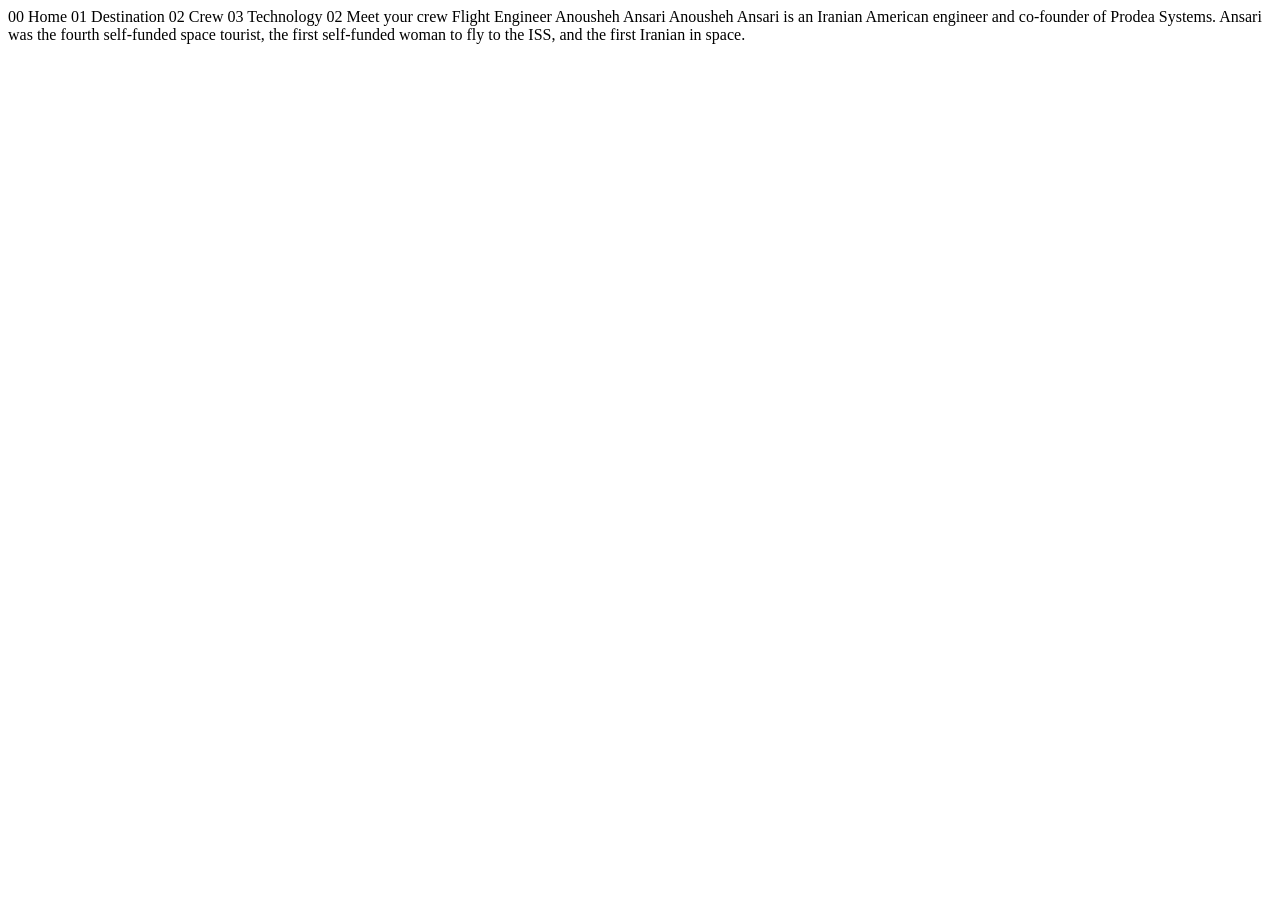
<file: Assets/space-tourism/space-tourism-website-main/starter-code/crew-engineer.html>
<!DOCTYPE html>
<html lang="en">
<head>
  <meta charset="UTF-8">
  <meta name="viewport" content="width=device-width, initial-scale=1.0">

  <link rel="icon" type="image/png" sizes="32x32" href="./assets/favicon-32x32.png">
  
  <title>Frontend Mentor | Space tourism website</title>
</head>
<body>

  00 Home
  01 Destination
  02 Crew
  03 Technology

  02 Meet your crew

  Flight Engineer
  Anousheh Ansari

  Anousheh Ansari is an Iranian American engineer and co-founder of Prodea Systems. 
  Ansari was the fourth self-funded space tourist, the first self-funded woman to 
  fly to the ISS, and the first Iranian in space. 
</body>
</html>
</file>
<file: Assets/css/style.css>
body {
    min-height: 100vh;
    background-color: #000000;
    color: #ffffff;
    font-family: "Barlow", sans-serif;
}

img {
    display: block;
    max-width: 100%;
}

a {
    color: #ffffff;
    text-decoration: none;
}

ul {
    list-style: none;
}

.home {
    min-height: 100vh;
    background-image: url("../space-tourism/space-tourism-website-main/starter-code/assets/home/background-home-desktop.jpg");
    background-repeat: no-repeat;
    background-size: cover;
    background-position: center;
}

header {
    padding-top: 2rem;
}

.main-nav {
    display: flex;
    align-items: center;
    justify-content: space-between;
}

.logo img {
    width: 40px;
    height: 40px;
    margin-left: 64px;
}

.nav-menu {
    display: flex;
    justify-content: flex-end;
    align-items: center;
    padding: 2rem 4rem 2rem 3rem;
    background: rgba(110, 110, 110, 0.3);
    gap: 2rem;
    font-family: "Barlow Condensed", sans-serif;
    font-size: 16px;
    width: 704px;
}

.nav-menu a {
    font-size: 0.875rem;
    text-transform: uppercase;
    letter-spacing: 2px;
}

.nav-menu a span {
    font-weight: 700;
    margin-right: 0.5rem;
}

.nav-menu a.active {
    padding-bottom: 2rem;
    border-bottom: 3px solid #ffffff;
}

.home-main {
    padding: 26rem 8rem 0;
}

.home-intro {
    display: flex;
    justify-content: flex-start;
    align-items: center;
    gap: 48rem;
}

.home-text {
    width: 450px;
}

.home-text p:first-child {
    font-family: "Barlow Condensed", sans-serif;
    font-size: 28px;
    margin-bottom: 1.5rem;
    letter-spacing: 4px;
    text-transform: uppercase;
}

.home-text p:last-child {
    font-family: "Barlow", sans-serif;
    font-size: 18px;
    line-height: 1.8;
}

.home-text h1 {
    font-family: "Bellefair", serif;
    font-size: 144px;
    font-weight: 400;
    text-transform: uppercase;
    margin: 0 0 24px 0;
}

.explore-btn {
    display: flex;
    justify-content: center;
    align-items: center;
    width: 272px;
    height: 272px;
    border-radius: 50%;
    background-color: #ffffff;
    color: #000000;
    font-family: "Bellefair", serif;
    font-size: 32px;
    position: relative;
    z-index: 1;
}

.explore-btn::after {
    content: "";
    position: absolute;
    width: 400px;
    height: 400px;
    border-radius: 50%;
    background: rgba(255, 255, 255, 0.12);
    opacity: 0;
    transition: opacity 0.3s ease;
    z-index: -1;
}

.explore-btn:hover::after {
    opacity: 1;
}

.destination {
    min-height: 100vh;
    background-image: url("../space-tourism/space-tourism-website-main/starter-code/assets/destination/background-destination-desktop.jpg");
    background-repeat: no-repeat;
    background-size: cover;
    background-position: center;
}

.destination-main {
    padding: 6rem 8rem;
}

.destination-section h1 {
    font-family: "Barlow Condensed", sans-serif;
    font-size: 28px;
    text-transform: uppercase;
    letter-spacing: 4px;
    margin-bottom: 4rem;
}

.destination-section h1 span {
    opacity: 0.4;
    margin-right: 1rem;
}

.destination-content {
    display: flex;
    align-items: center;
    gap: 15rem;
    margin-top: 10rem;
}

.destination-image img {
    width: 445px;
}

.destination-text {
    width: 445px;
}

.destination-nav {
    display: flex;
    gap: 2rem;
    margin-bottom: 2.5rem;
}

.destination-nav a {
    font-family: "Barlow Condensed", sans-serif;
    font-size: 16px;
    text-transform: uppercase;
    letter-spacing: 2px;
    padding-bottom: 0.75rem;
}

.destination-nav a.active-planet {
    border-bottom: 3px solid #ffffff;
}

.destination-text h2 {
    font-family: "Bellefair", serif;
    font-size: 100px;
    font-weight: 400;
    text-transform: uppercase;
    margin-bottom: 1rem;
}

.destination-text>p {
    font-family: "Barlow", sans-serif;
    font-size: 18px;
    line-height: 1.8;
    color: #ffffff;
    margin-bottom: 2.5rem;
}

.destination-infos {
    display: flex;
    gap: 4rem;
    padding-top: 2rem;
    border-top: 1px solid rgba(255, 255, 255, 0.2);
}

.destination-infos div p:first-child {
    font-family: "Barlow Condensed", sans-serif;
    font-size: 14px;
    text-transform: uppercase;
    letter-spacing: 2px;
    color: #ffffff;
    margin-bottom: 0.75rem;
}

.destination-infos div p:last-child {
    font-family: "Bellefair", serif;
    font-size: 28px;
    text-transform: uppercase;
}

.crew {
    min-height: 100vh;
    background-image: url("../space-tourism/space-tourism-website-main/starter-code/assets/crew/background-crew-desktop.jpg");
    background-repeat: no-repeat;
    background-size: cover;
    background-position: center;
}

.crew-main {
    padding: 6rem 8rem 0;
}

.crew-section h1 {
    font-family: "Barlow Condensed", sans-serif;
    font-size: 28px;
    text-transform: uppercase;
    letter-spacing: 4px;
    margin-bottom: 4rem;
}

.crew-section h1 span {
    opacity: 0.4;
    margin-right: 1rem;
}

.crew-content {
    display: flex;
    align-items: end;
    justify-content: space-between;
}

.crew-text {
    width: 540px;
    min-height: 640px;
    display: flex;
    flex-direction: column;
}

.crew-nav {
    display: flex;
    gap: 1.5rem;
    margin-top: auto;
}

.crew-nav a {
    font-size: 2rem;
    opacity: 0.4;
}

.crew-nav a.active-crew {
    opacity: 1;
}

.crew-role {
    font-family: "Bellefair", serif;
    font-size: 32px;
    text-transform: uppercase;
    opacity: 0.5;
    margin-bottom: 1rem;
    margin-top: 10rem;
}

.crew-text h2 {
    font-family: "Bellefair", serif;
    font-size: 56px;
    font-weight: 400;
    text-transform: uppercase;
    margin-bottom: 1.5rem;
}

.crew-description {
    font-family: "Barlow", sans-serif;
    font-size: 18px;
    line-height: 1.8;
    color: #ffffff;
}

.crew-image img {
    height: 600px;
}

.technology {
    min-height: 100vh;
    background-image: url("../space-tourism/space-tourism-website-main/starter-code/assets/technology/background-technology-desktop.jpg");
    background-repeat: no-repeat;
    background-size: cover;
    background-position: center;
}

.technology-main {
    padding: 6rem 0 0 8rem;
}

.technology-section h1 {
    font-family: "Barlow Condensed", sans-serif;
    font-size: 28px;
    text-transform: uppercase;
    letter-spacing: 4px;
    margin-bottom: 4rem;
}

.technology-section h1 span {
    opacity: 0.4;
    margin-right: 1rem;
}

.technology-content {
    display: flex;
    align-items: center;
    gap: 4rem;
}

.technology-nav {
    display: flex;
    flex-direction: column;
    gap: 2rem;
}

.technology-nav a {
    width: 80px;
    height: 80px;
    border: 1px solid rgba(255, 255, 255, 0.3);
    border-radius: 50%;
    display: flex;
    justify-content: center;
    align-items: center;
    font-family: "Bellefair", serif;
    font-size: 32px;
}

.technology-nav a.active-technology {
    background-color: #ffffff;
    color: #000000;
}

.technology-text {
    width: 490px;
}

.technology-subtitle {
    font-family: "Barlow Condensed", sans-serif;
    font-size: 16px;
    text-transform: uppercase;
    letter-spacing: 2px;
    color: #ffffff;
    margin-bottom: 1rem;
}

.technology-text h2 {
    font-family: "Bellefair", serif;
    font-size: 56px;
    font-weight: 400;
    text-transform: uppercase;
    margin-bottom: 1.5rem;
}

.technology-description {
    font-family: "Barlow", sans-serif;
    font-size: 18px;
    line-height: 1.8;
    color: #ffffff;
}

.technology-image {
    margin-left: auto;
}

.technology-image img {
    width: 600px;
    height: auto;
    display: block;
}

.menu-toggle,
.burger-btn,
.mobile-menu,
.close-btn {
    display: none;
}

/* Responsive Tab */

@media (max-width: 770px) {

    header {
        padding-top: 0;
    }

    .main-nav {
        align-items: stretch;
    }

    .logo img {
        margin-left: 2rem;
        margin-top: 1.5rem;
    }

    .nav-menu {
        width: 32rem;
        padding: 1.5rem 2rem;
        gap: 1.25rem;
    }

    .nav-menu a {
        font-size: 0.7rem;
        padding-bottom: 1.5rem;
    }

    .nav-menu a span {
        display: none;
    }

    .home {
        background-image: url("../space-tourism/space-tourism-website-main/starter-code/assets/home/background-home-tablet.jpg");
    }

    .home-main {
        padding: 7rem 2rem 3rem;
    }

    .home-intro {
        flex-direction: column;
        align-items: center;
        gap: 4rem;
        text-align: center;
    }

    .home-text {
        width: 100%;
        max-width: 32rem;
    }

    .home-text p:first-child {
        font-size: 1.25rem;
        letter-spacing: 0.25rem;
    }

    .home-text h1 {
        font-size: 8rem;
    }

    .home-text p:last-child {
        font-size: 1rem;
        line-height: 1.8;
    }

    .explore-btn {
        width: 15rem;
        height: 15rem;
        font-size: 2rem;
    }

    .explore-btn::after {
        width: 21rem;
        height: 21rem;
    }

    .destination {
        background-image: url("../space-tourism/space-tourism-website-main/starter-code/assets/destination/background-destination-tablet.jpg");
    }

    .destination-main {
        padding: 2.5rem 2rem 3rem;
    }

    .destination-section h1 {
        font-size: 1.25rem;
        margin-bottom: 2.5rem;
    }

    .destination-content {
        flex-direction: column;
        gap: 3rem;
        margin-top: 0;
        text-align: center;
    }

    .destination-image img {
        width: 18rem;
    }

    .destination-text {
        width: 100%;
        max-width: 36rem;
    }

    .destination-nav {
        justify-content: center;
    }

    .destination-text h2 {
        font-size: 5rem;
    }

    .destination-text>p {
        font-size: 1rem;
        line-height: 1.8;
    }

    .destination-infos {
        justify-content: center;
        gap: 4rem;
    }

    .crew {
        background-image: url("../space-tourism/space-tourism-website-main/starter-code/assets/crew/background-crew-tablet.jpg");
    }

    .crew-main {
        padding: 2.5rem 2rem 0;
    }

    .crew-section h1 {
        font-size: 1.25rem;
        margin-bottom: 2.5rem;
    }

    .crew-content {
        flex-direction: column;
        align-items: center;
        text-align: center;
    }

    .crew-text {
        width: 100%;
        max-width: 32rem;
        min-height: auto;
        display: flex;
        flex-direction: column;
        align-items: center;
    }

    .crew-role {
        margin-top: 0;
        font-size: 1.5rem;
    }

    .crew-text h2 {
        font-size: 2.5rem;
    }

    .crew-description {
        font-size: 1rem;
        line-height: 1.8;
        max-width: 28rem;
    }

    .crew-nav {
        margin-top: 2.5rem;
        margin-bottom: 2.5rem;
    }

    .crew-image img {
        height: 31rem;
    }

    .technology {
        background-image: url("../space-tourism/space-tourism-website-main/starter-code/assets/technology/background-technology-tablet.jpg");
    }

    .technology-main {
        padding: 2.5rem 0 3rem;
    }

    .technology-section h1 {
        font-size: 1.25rem;
        margin-bottom: 2.5rem;
        padding-left: 2rem;
    }

    .technology-content {
        flex-direction: column;
        gap: 3rem;
    }

    .technology-image {
        order: 1;
        margin-left: 0;
        width: 100%;
    }

    .technology-image img {
        width: 100%;
        height: 20rem;
        object-fit: cover;
    }

    .technology-nav {
        order: 2;
        flex-direction: row;
        gap: 1rem;
    }

    .technology-nav a {
        width: 3.5rem;
        height: 3.5rem;
        font-size: 1.4rem;
    }

    .technology-text {
        order: 3;
        width: 100%;
        max-width: 32rem;
        text-align: center;
    }

    .technology-subtitle {
        font-size: 1rem;
    }

    .technology-text h2 {
        font-size: 2.5rem;
    }

    .technology-description {
        font-size: 1rem;
        line-height: 1.8;
    }
}

/* Responsive Mobile */

@media (max-width: 375px) {

    header {
        padding-top: 1.5rem;
    }

    .main-nav {
        align-items: center;
    }

    .logo img {
        width: 2.5rem;
        height: 2.5rem;
        margin-left: 1.5rem;
        margin-top: 0;
    }

    .nav-menu {
        width: 18rem;
        padding: 1.25rem 1rem;
        gap: 0.75rem;
    }

    .nav-menu a {
        font-size: 0.45rem;
        letter-spacing: 0.08rem;
        padding-bottom: 1rem;
    }

    .nav-menu a span {
        display: none;
    }

    .home {
        background-image: url("../space-tourism/space-tourism-website-main/starter-code/assets/home/background-home-mobile.jpg");
    }

    .home-main {
        padding: 4rem 1.5rem 2rem;
    }

    .home-intro {
        flex-direction: column;
        align-items: center;
        gap: 3rem;
        text-align: center;
    }

    .home-text {
        width: 100%;
    }

    .home-text p:first-child {
        font-size: 1rem;
        letter-spacing: 0.15rem;
        margin-bottom: 1rem;
    }

    .home-text h1 {
        font-size: 5rem;
        margin-bottom: 1rem;
    }

    .home-text p:last-child {
        font-size: 0.95rem;
        line-height: 1.7;
    }

    .explore-btn {
        width: 9rem;
        height: 9rem;
        font-size: 1.5rem;
    }

    .explore-btn::after {
        width: 13rem;
        height: 13rem;
    }

    .destination {
        background-image: url("../space-tourism/space-tourism-website-main/starter-code/assets/destination/background-destination-mobile.jpg");
    }

    .destination-main {
        padding: 2rem 1.5rem 3rem;
    }

    .destination-section h1 {
        font-size: 1rem;
        text-align: center;
        margin-bottom: 2rem;
    }

    .destination-content {
        flex-direction: column;
        gap: 2rem;
        margin-top: 0;
        text-align: center;
    }

    .destination-image img {
        width: 10.5rem;
        margin: 0 auto;
    }

    .destination-text {
        width: 100%;
    }

    .destination-nav {
        justify-content: center;
        gap: 1rem;
        margin-bottom: 2rem;
    }

    .destination-nav a {
        font-size: 0.9rem;
        padding-bottom: 0.5rem;
    }

    .destination-text h2 {
        font-size: 3.5rem;
    }

    .destination-text>p {
        font-size: 0.95rem;
        line-height: 1.7;
        margin-bottom: 2rem;
    }

    .destination-infos {
        flex-direction: column;
        gap: 2rem;
        text-align: center;
    }

    .destination-infos div p:last-child {
        font-size: 2rem;
    }

    .crew {
        background-image: url("../space-tourism/space-tourism-website-main/starter-code/assets/crew/background-crew-mobile.jpg");
    }

    .crew-main {
        padding: 2rem 1.5rem 0;
    }

    .crew-section h1 {
        font-size: 1rem;
        text-align: center;
        margin-bottom: 2rem;
    }

    .crew-content {
        flex-direction: column;
        align-items: center;
        text-align: center;
    }

    .crew-text {
        width: 100%;
        min-height: auto;
        display: flex;
        flex-direction: column;
        align-items: center;
        order: 2;
    }

    .crew-role {
        margin-top: 0;
        font-size: 1rem;
        margin-bottom: 0.5rem;
    }

    .crew-text h2 {
        font-size: 2rem;
        margin-bottom: 1rem;
    }

    .crew-description {
        font-size: 0.95rem;
        line-height: 1.7;
    }

    .crew-nav {
        margin-top: 2rem;
        gap: 1rem;
    }

    .crew-nav a {
        font-size: 1.5rem;
    }

    .crew-image {
        order: 1;
        width: 100%;
        display: flex;
        justify-content: center;
        margin-bottom: 2rem;
    }

    .crew-image img {
        height: 14rem;
    }

    .technology {
        background-image: url("../space-tourism/space-tourism-website-main/starter-code/assets/technology/background-technology-mobile.jpg");
    }

    .technology-main {
        padding: 2rem 0 3rem;
    }

    .technology-section h1 {
        font-size: 1rem;
        text-align: center;
        margin-bottom: 2rem;
        padding-left: 0;
    }

    .technology-content {
        flex-direction: column;
        gap: 2rem;
    }

    .technology-image {
        order: 1;
        width: 100%;
        margin-left: 0;
    }

    .technology-image img {
        width: 100%;
        height: 10.5rem;
        object-fit: cover;
    }

    .technology-nav {
        order: 2;
        flex-direction: row;
        gap: 1rem;
    }

    .technology-nav a {
        width: 2.5rem;
        height: 2.5rem;
        font-size: 1rem;
    }

    .technology-text {
        order: 3;
        width: 100%;
        max-width: 20rem;
        text-align: center;
    }

    .technology-subtitle {
        font-size: 0.85rem;
        margin-bottom: 0.75rem;
    }

    .technology-text h2 {
        font-size: 2rem;
        margin-bottom: 1rem;
    }

    .technology-description {
        font-size: 0.95rem;
        line-height: 1.7;
    }
}
</file>
